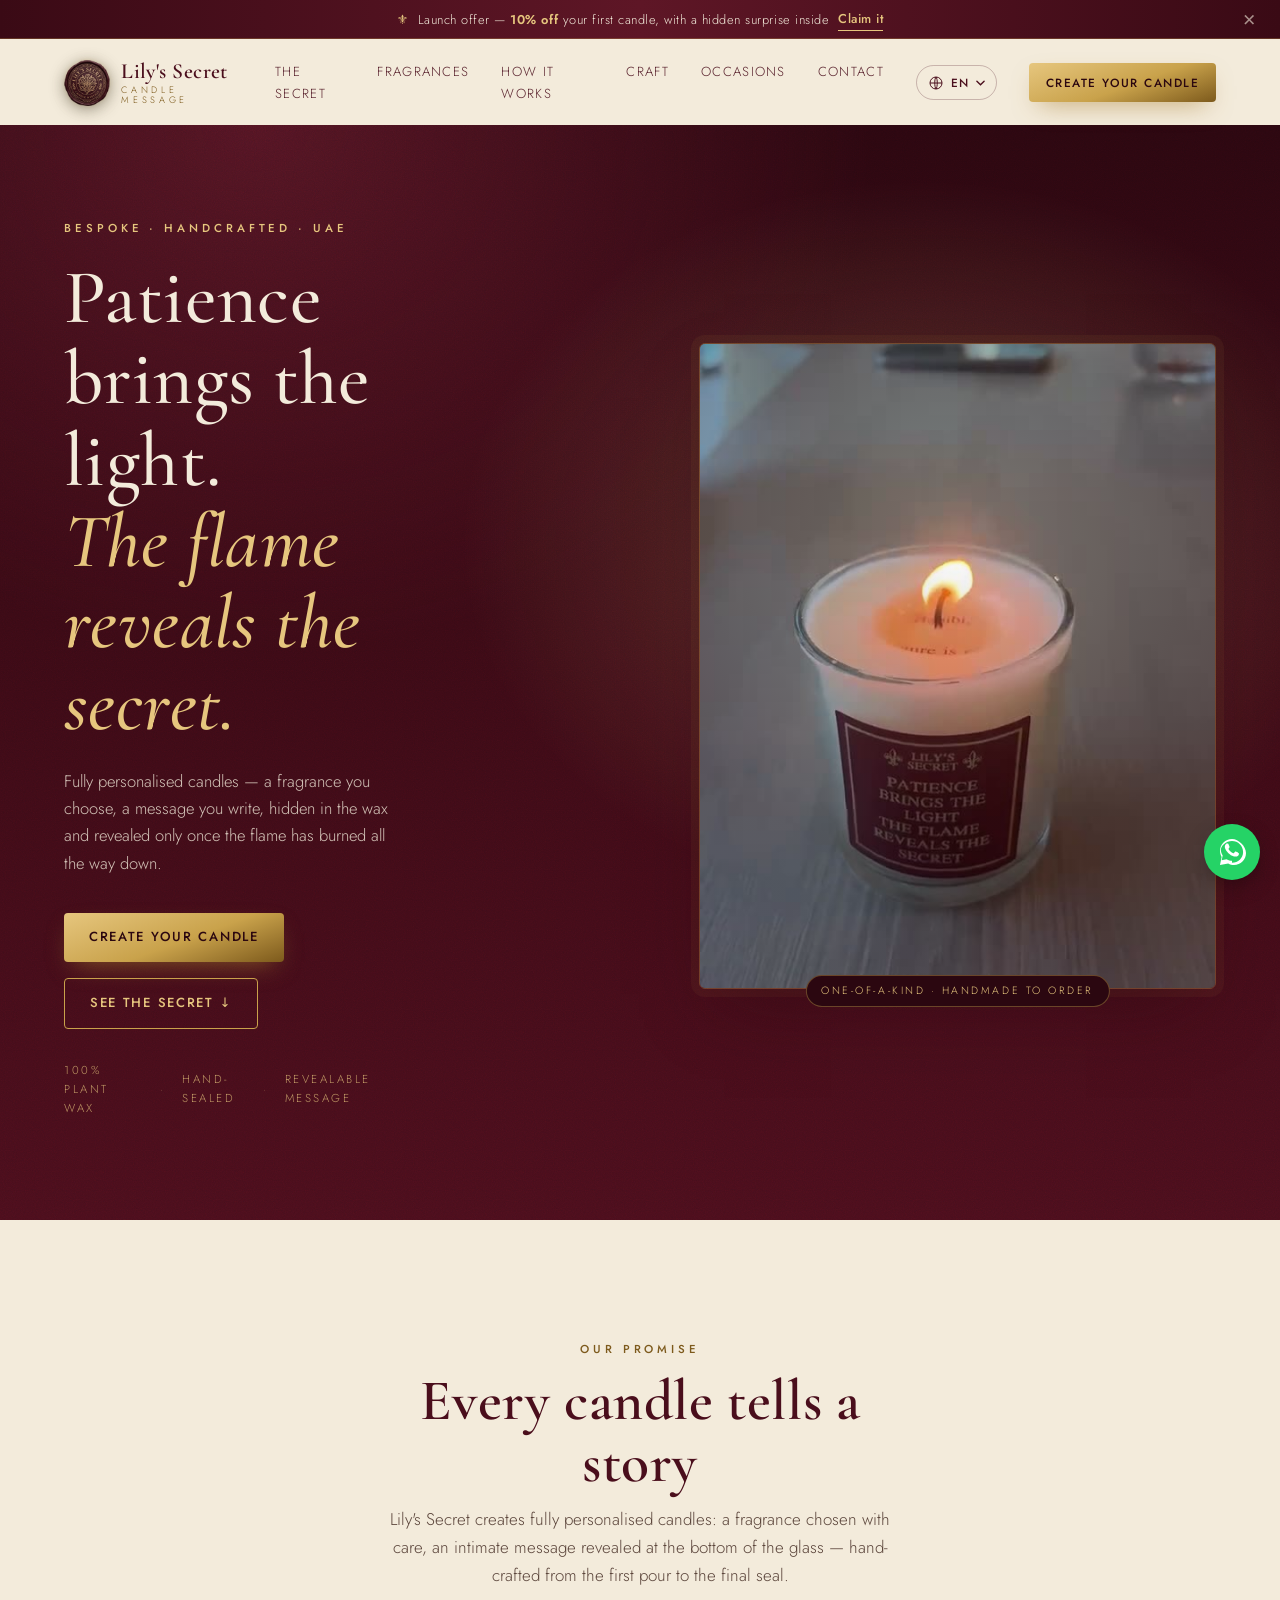
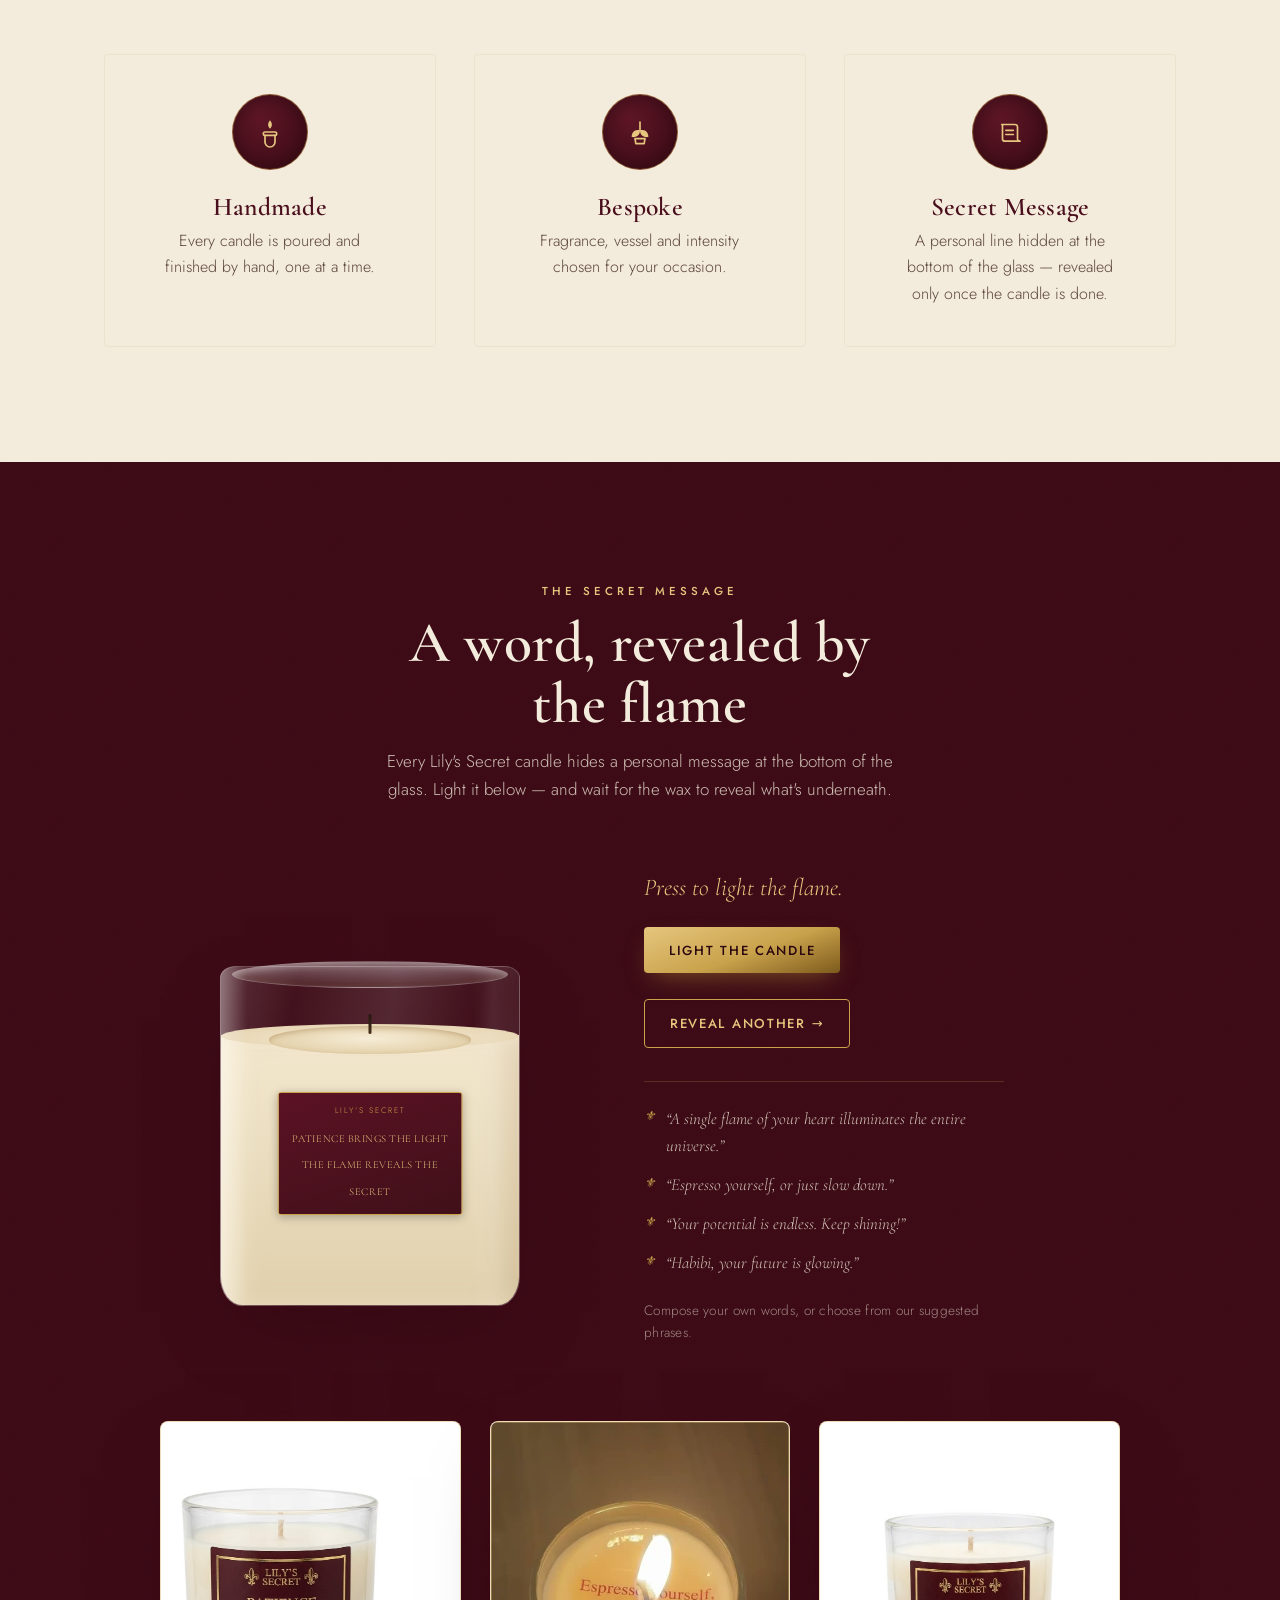
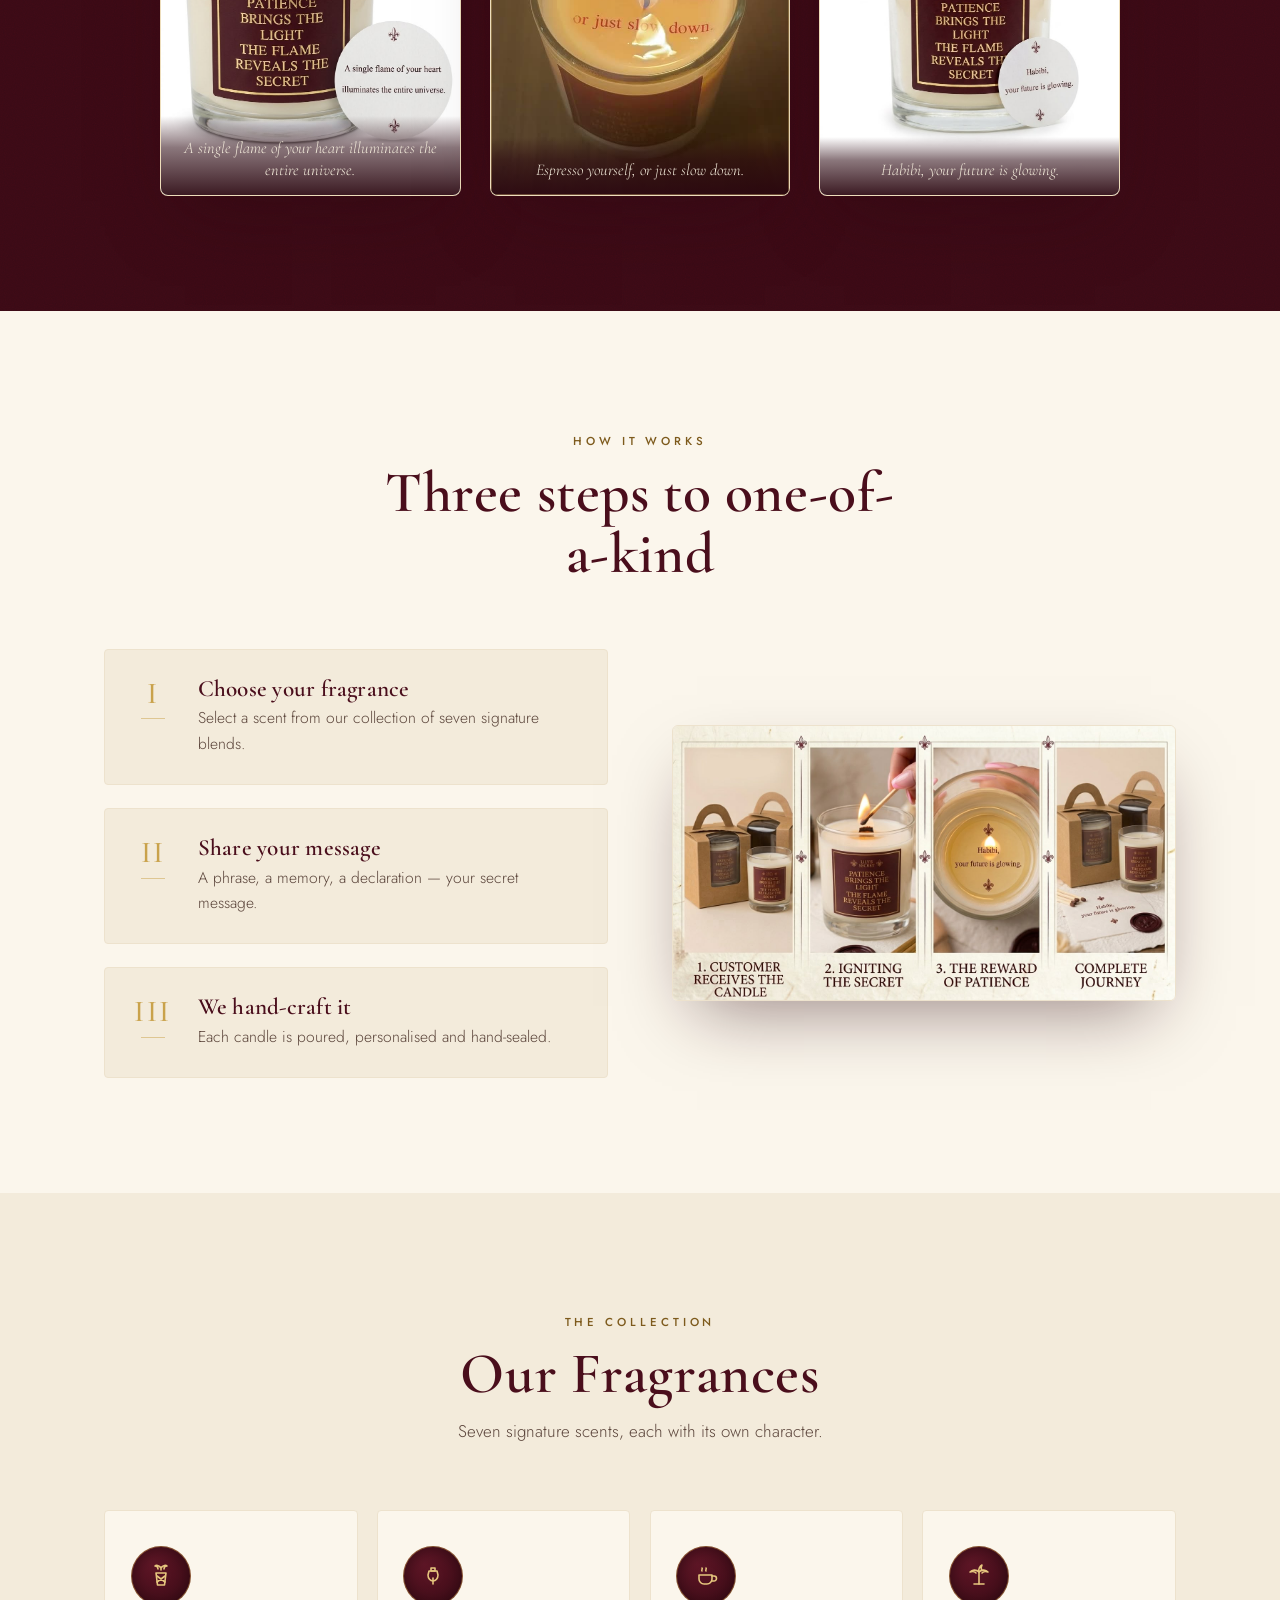
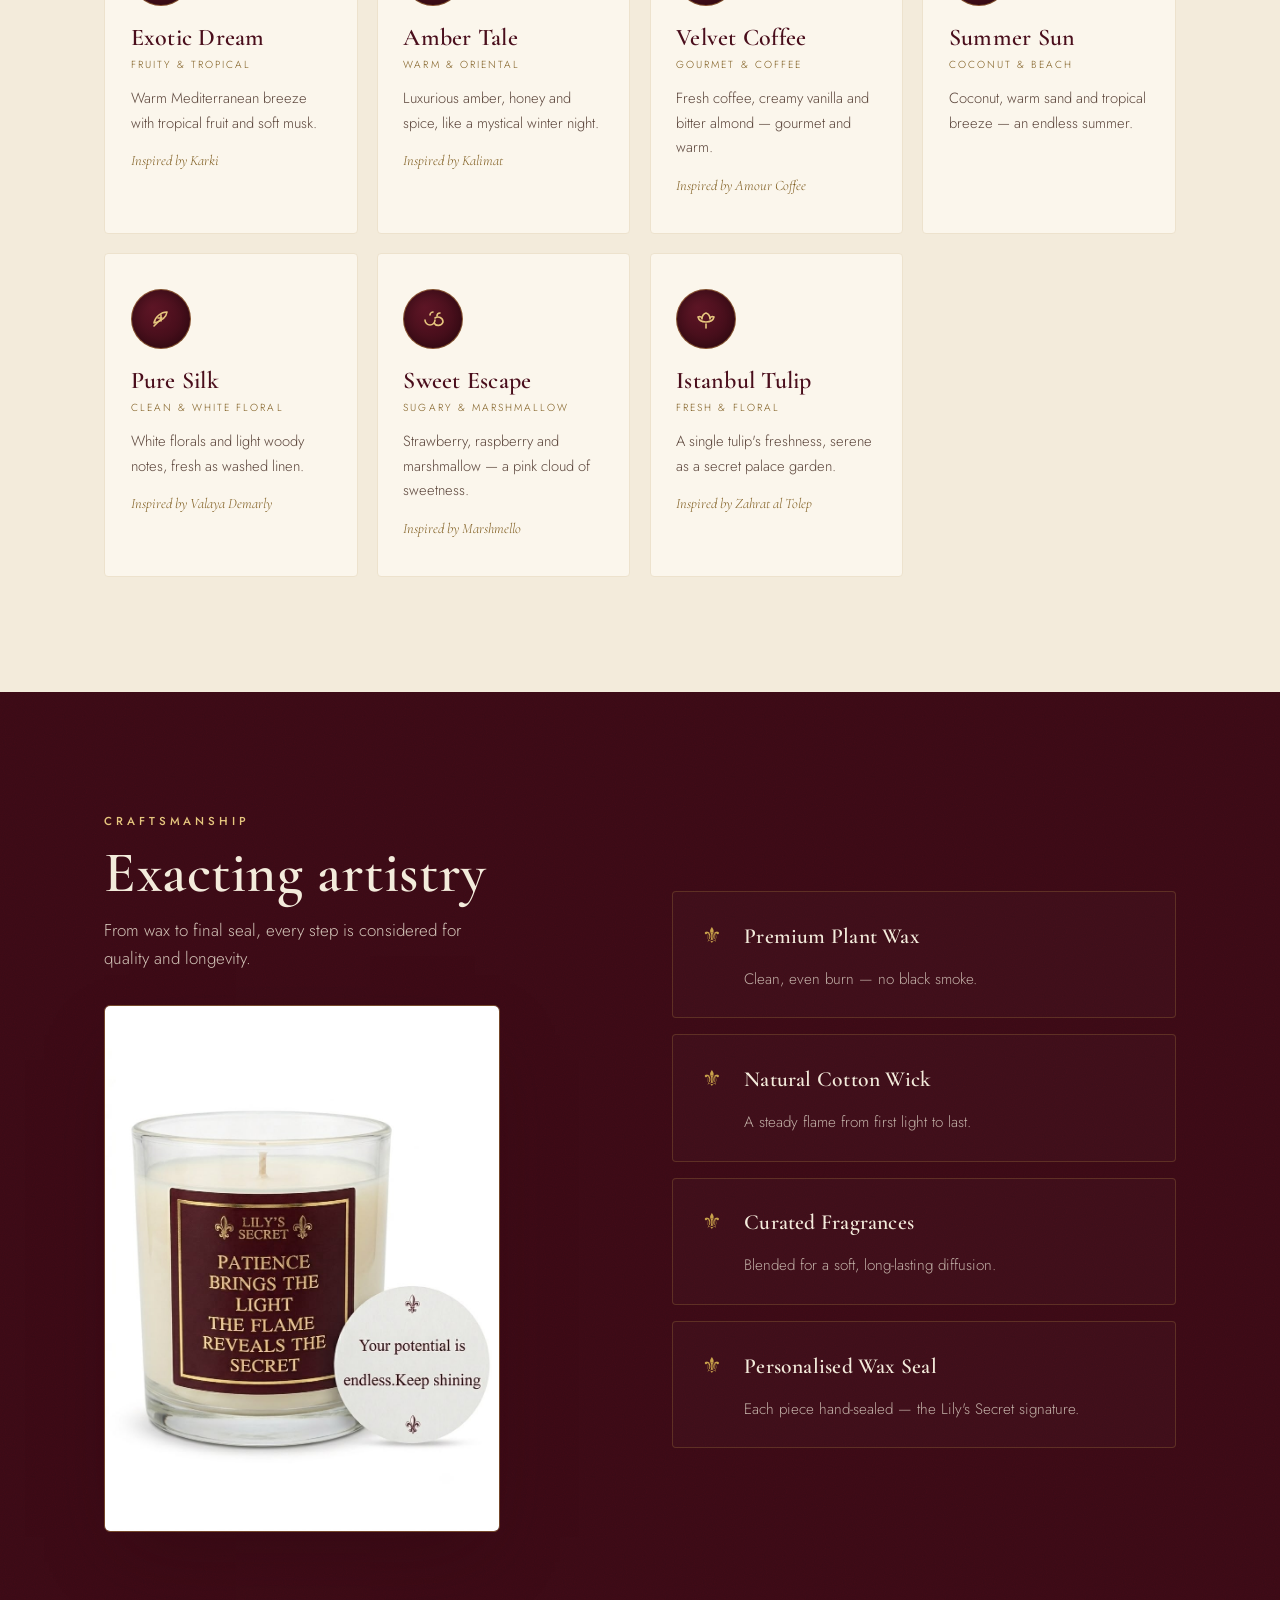
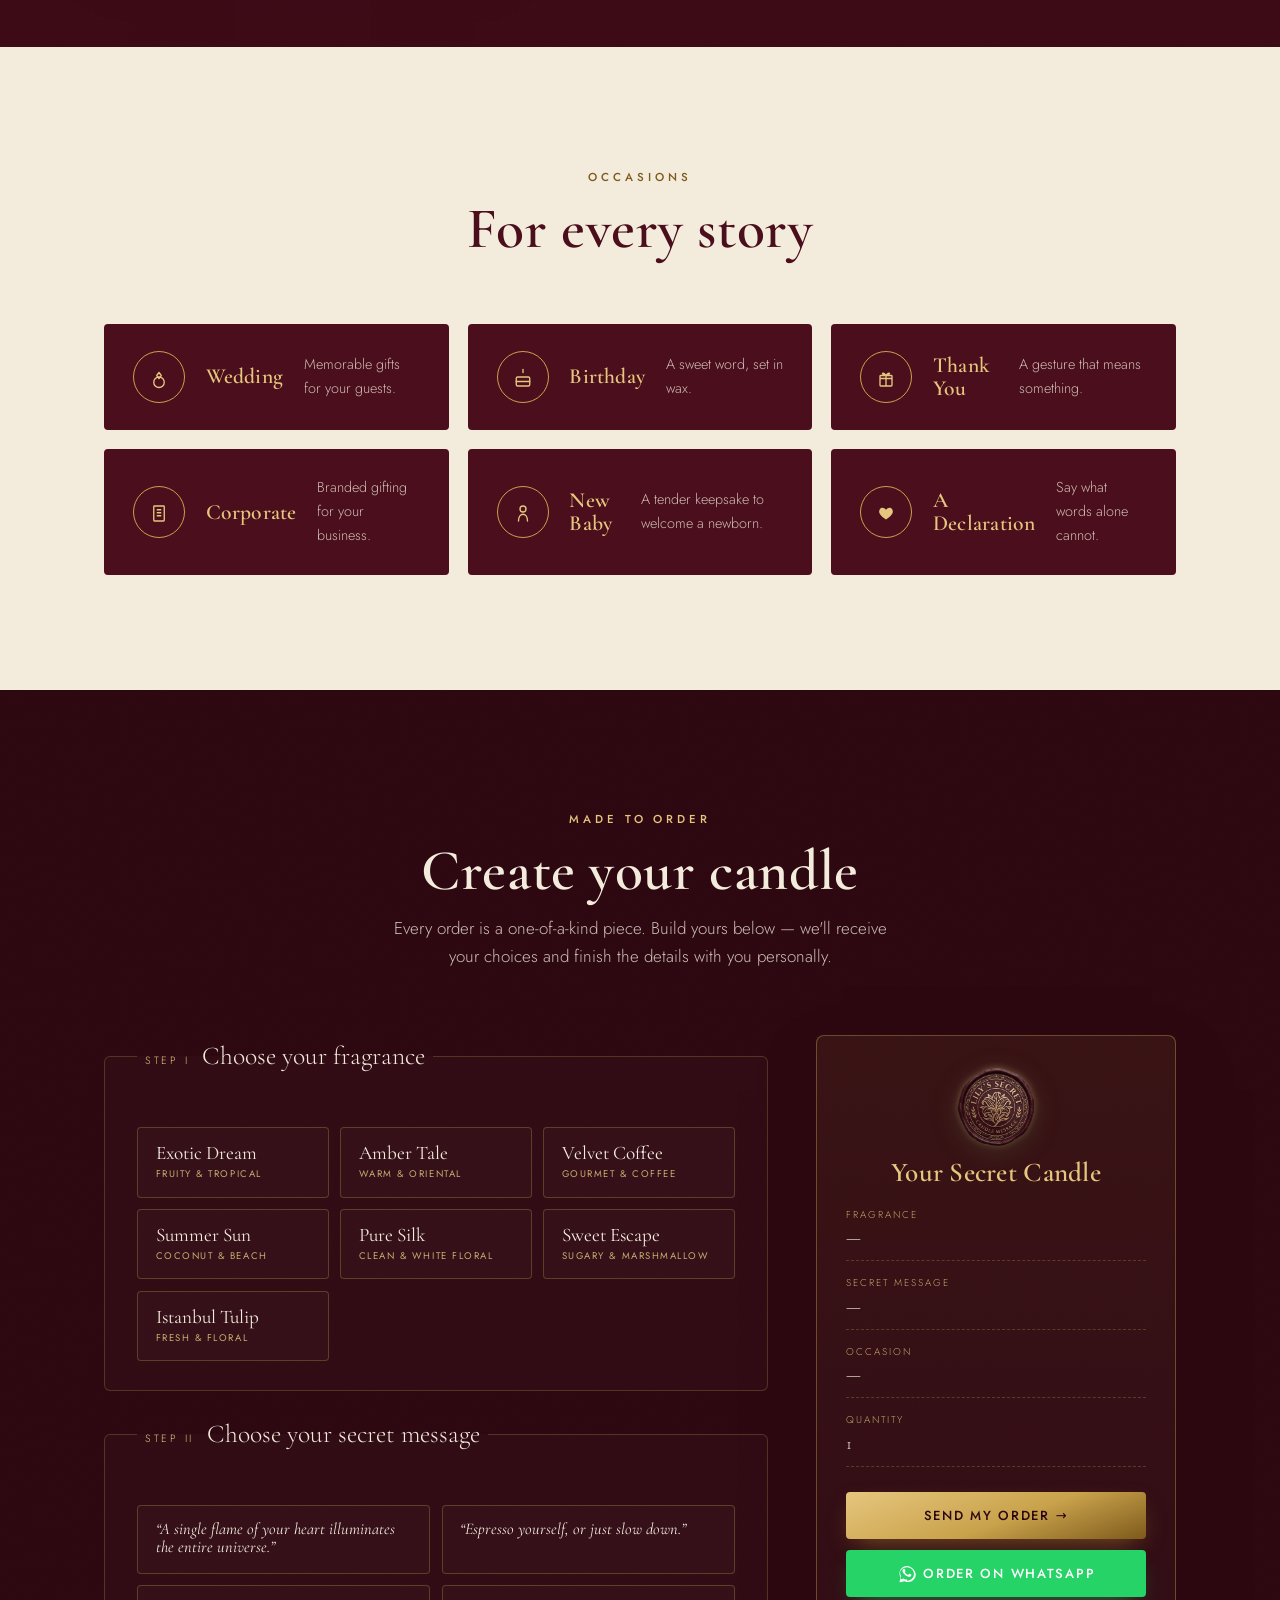
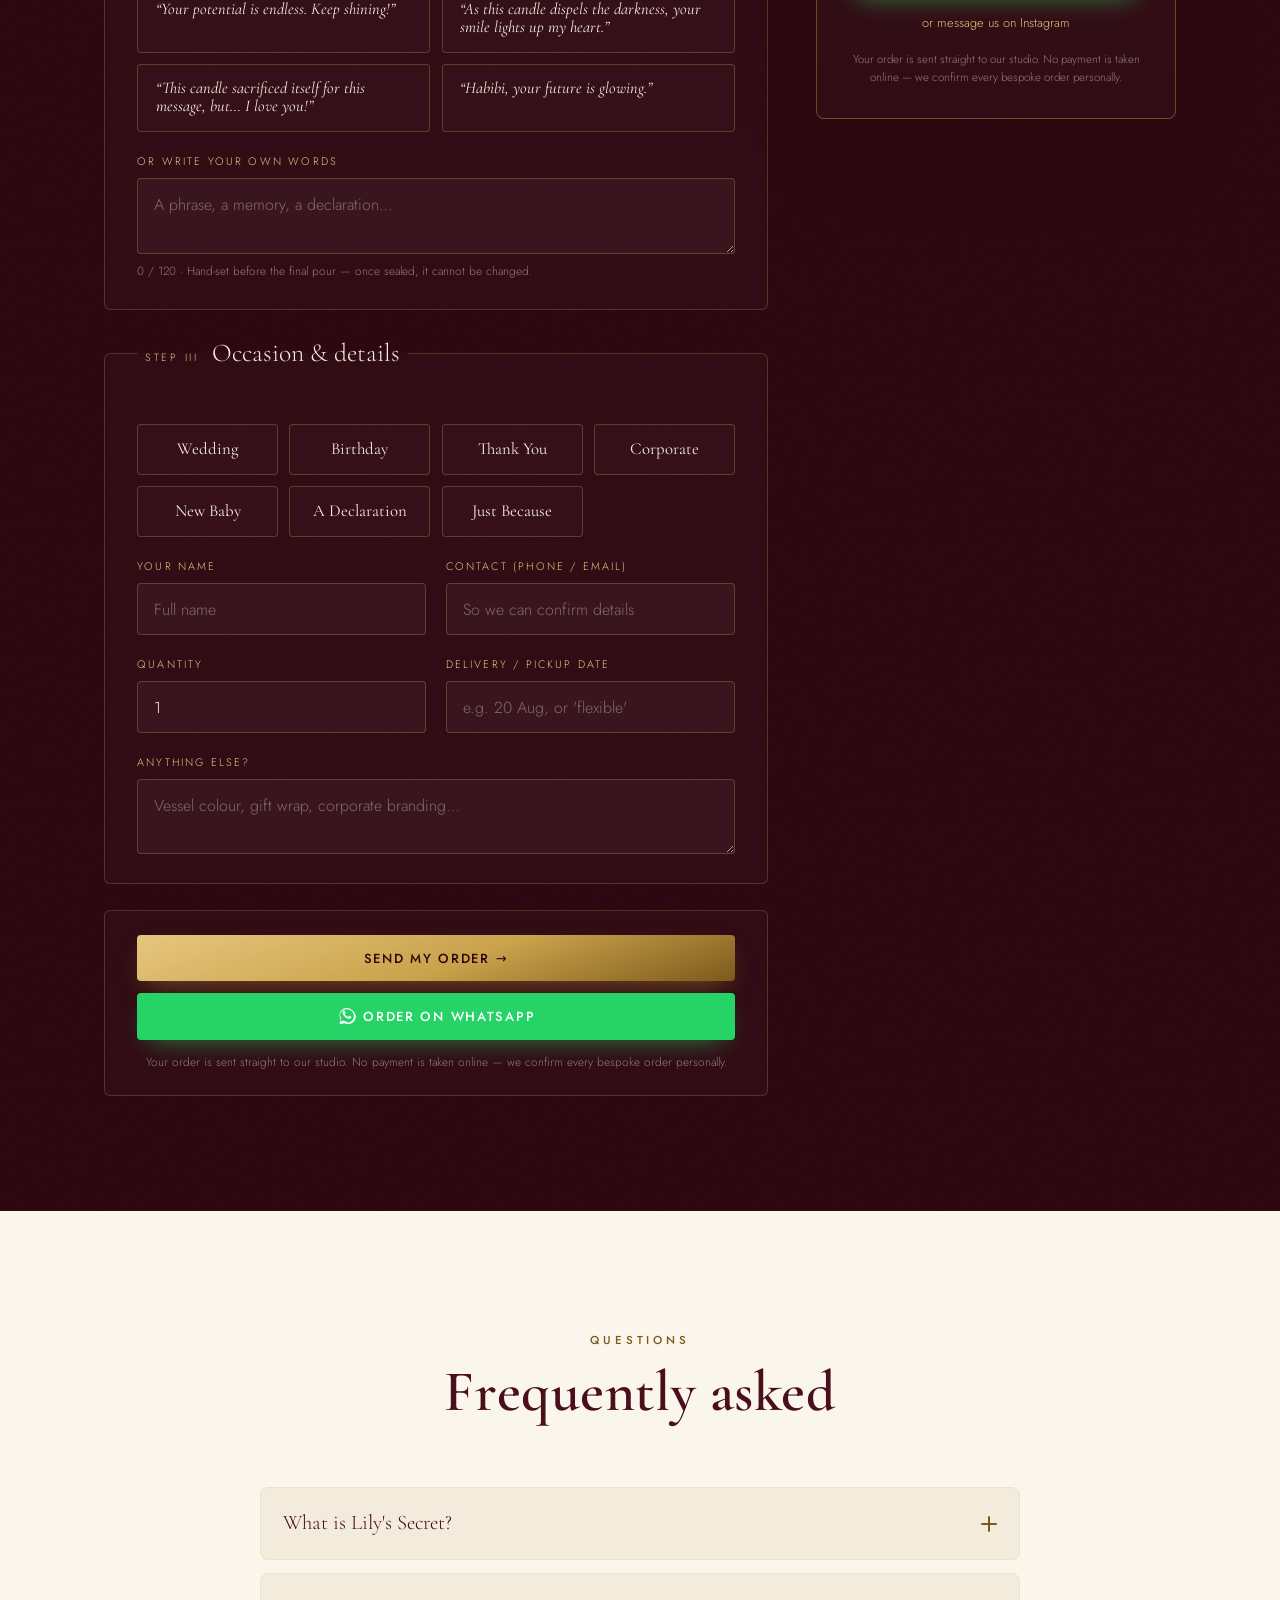
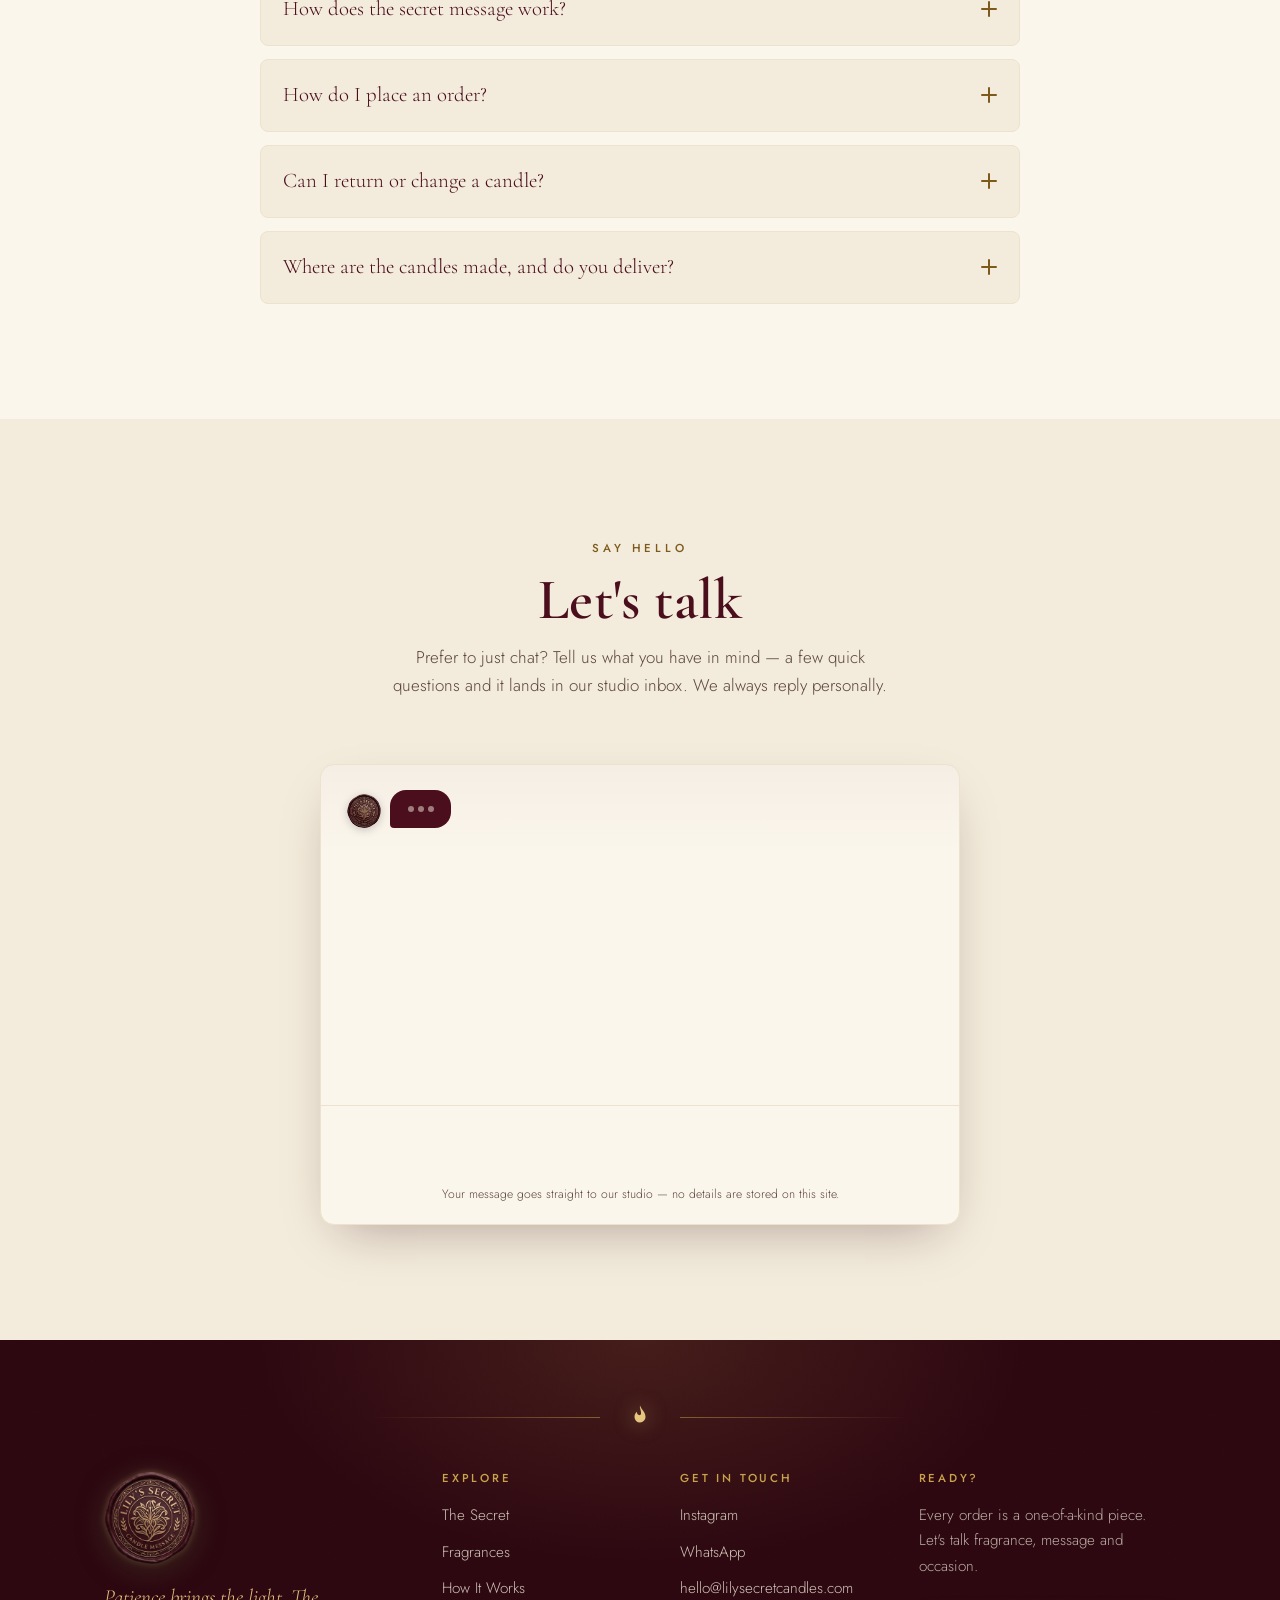
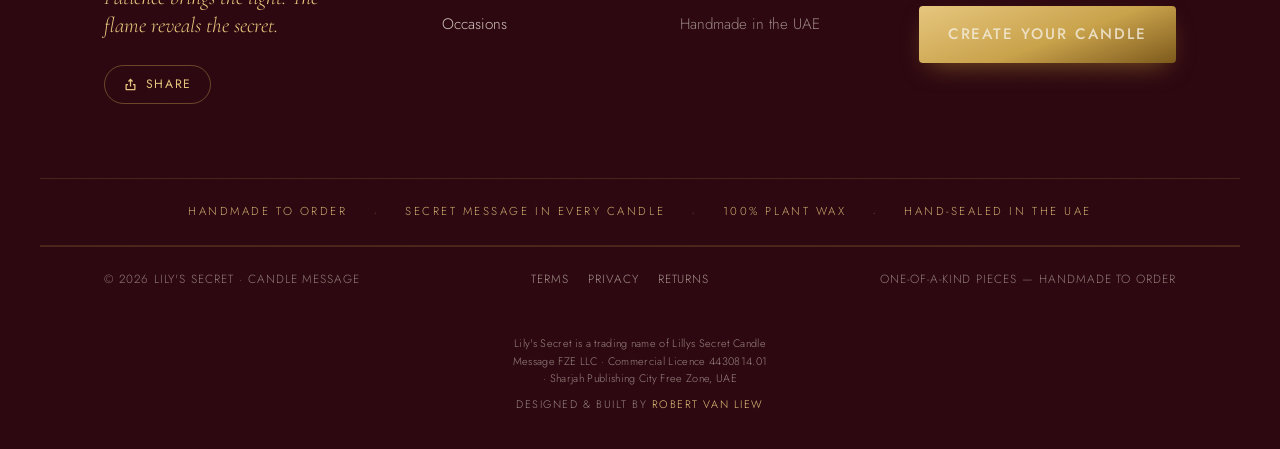
<file: index.html>
<!DOCTYPE html>
<html lang="en" dir="ltr">
<head>
<meta charset="UTF-8" />
<meta name="viewport" content="width=device-width, initial-scale=1.0" />
<title>Lily's Secret — Bespoke Handcrafted Candles with a Secret Message | UAE</title>
<meta name="description" content="Bespoke hand-poured candles in the UAE with a secret personal message hidden in the wax — revealed only as the flame burns down. Choose your fragrance and message; handmade to order." />
<meta name="keywords" content="bespoke candles UAE, personalised candles, secret message candle, handmade candles UAE, custom candle gift, hidden message candle" />
<meta name="author" content="Lily's Secret" />
<meta name="robots" content="index, follow, max-image-preview:large" />
<meta name="theme-color" content="#4A0E1C" />
<link rel="canonical" href="https://www.lilysecretcandles.com/" />

<!-- Geo / local (UAE) -->
<meta name="geo.region" content="AE" />
<meta name="geo.placename" content="United Arab Emirates" />
<meta name="geo.country" content="AE" />

<!-- Open Graph -->
<meta property="og:site_name" content="Lily's Secret" />
<meta property="og:title" content="Lily's Secret — Bespoke Handcrafted Candles with a Secret Message" />
<meta property="og:description" content="A fragrance you choose, a message you write — hidden in the wax until the flame reveals it. Handmade to order in the UAE." />
<meta property="og:image" content="https://www.lilysecretcandles.com/assets/images/og-share.jpg" />
<meta property="og:image:width" content="1200" />
<meta property="og:image:height" content="630" />
<meta property="og:image:alt" content="Lily's Secret — bespoke handcrafted candles, UAE" />
<meta property="og:url" content="https://www.lilysecretcandles.com/" />
<meta property="og:type" content="website" />
<meta property="og:locale" content="en" />

<!-- Twitter -->
<meta name="twitter:card" content="summary_large_image" />
<meta name="twitter:title" content="Lily's Secret — Bespoke Handcrafted Candles · UAE" />
<meta name="twitter:description" content="Candles with a secret message hidden in the wax, revealed as the flame burns down. Handmade to order in the UAE." />
<meta name="twitter:image" content="https://www.lilysecretcandles.com/assets/images/og-share.jpg" />

<link rel="icon" href="assets/images/logo-seal.png" />
<link rel="preconnect" href="https://fonts.googleapis.com" />
<link rel="preconnect" href="https://fonts.gstatic.com" crossorigin />
<link href="https://fonts.googleapis.com/css2?family=Cormorant+Garamond:ital,wght@0,400;0,500;0,600;0,700;1,400;1,500&family=Jost:wght@300;400;500;600&family=Noto+Sans+Arabic:wght@300;400;500;600&family=Noto+Sans+Devanagari:wght@300;400;500;600&display=swap" rel="stylesheet" />
<link rel="stylesheet" href="css/styles.css" />

<!-- Structured data (server-rendered so AI crawlers, which don't run JS, can read it) -->
<script type="application/ld+json">
{
  "@context": "https://schema.org",
  "@graph": [
    {
      "@type": ["Organization", "LocalBusiness"],
      "@id": "https://www.lilysecretcandles.com/#business",
      "name": "Lily's Secret",
      "alternateName": "Lily's Secret Candle Message",
      "description": "Bespoke hand-poured candles with a secret personal message hidden in the wax, revealed as the flame burns down. Handmade to order in the UAE.",
      "slogan": "Patience brings the light. The flame reveals the secret.",
      "url": "https://www.lilysecretcandles.com/",
      "logo": "https://www.lilysecretcandles.com/assets/images/logo-seal.png",
      "image": "https://www.lilysecretcandles.com/assets/images/hero-candle-seal.jpeg",
      "email": "hello@lilysecretcandles.com",
      "priceRange": "$$",
      "address": { "@type": "PostalAddress", "addressCountry": "AE" },
      "areaServed": { "@type": "Country", "name": "United Arab Emirates" },
      "knowsLanguage": ["en", "ar", "tr", "fr", "ru", "hi"],
      "sameAs": ["https://www.instagram.com/lillysecretcandlesdxb"]
    },
    {
      "@type": "WebSite",
      "@id": "https://www.lilysecretcandles.com/#website",
      "url": "https://www.lilysecretcandles.com/",
      "name": "Lily's Secret",
      "inLanguage": ["en", "ar", "tr", "fr", "ru", "hi"],
      "publisher": { "@id": "https://www.lilysecretcandles.com/#business" }
    },
    {
      "@type": "Product",
      "@id": "https://www.lilysecretcandles.com/#product",
      "name": "Bespoke Personalised Candle with a Secret Message",
      "brand": { "@type": "Brand", "name": "Lily's Secret" },
      "description": "A fully personalised, hand-poured candle with a secret message hidden at the bottom of the glass and revealed as the flame burns down. Choose your fragrance, secret message and occasion. 100% plant wax, natural cotton wick, hand-sealed. Handmade to order in the UAE.",
      "category": "Candles",
      "material": "Plant wax",
      "image": [
        "https://www.lilysecretcandles.com/assets/images/hero-candle-seal.jpeg",
        "https://www.lilysecretcandles.com/assets/images/product-clean.jpeg"
      ],
      "offers": {
        "@type": "Offer",
        "availability": "https://schema.org/MadeToOrder",
        "priceCurrency": "AED",
        "url": "https://www.lilysecretcandles.com/#create",
        "seller": { "@id": "https://www.lilysecretcandles.com/#business" }
      }
    },
    {
      "@type": "ItemList",
      "name": "Lily's Secret Fragrances",
      "itemListElement": [
        { "@type": "ListItem", "position": 1, "item": { "@type": "Product", "name": "Exotic Dream", "description": "Fruity & tropical — warm Mediterranean breeze with tropical fruit and soft musk.", "brand": { "@type": "Brand", "name": "Lily's Secret" } } },
        { "@type": "ListItem", "position": 2, "item": { "@type": "Product", "name": "Amber Tale", "description": "Warm & oriental — luxurious amber, honey and spice, like a mystical winter night.", "brand": { "@type": "Brand", "name": "Lily's Secret" } } },
        { "@type": "ListItem", "position": 3, "item": { "@type": "Product", "name": "Velvet Coffee", "description": "Gourmet & coffee — fresh coffee, creamy vanilla and bitter almond.", "brand": { "@type": "Brand", "name": "Lily's Secret" } } },
        { "@type": "ListItem", "position": 4, "item": { "@type": "Product", "name": "Summer Sun", "description": "Coconut & beach — coconut, warm sand and tropical breeze.", "brand": { "@type": "Brand", "name": "Lily's Secret" } } },
        { "@type": "ListItem", "position": 5, "item": { "@type": "Product", "name": "Pure Silk", "description": "Clean & white floral — white florals and light woody notes, fresh as washed linen.", "brand": { "@type": "Brand", "name": "Lily's Secret" } } },
        { "@type": "ListItem", "position": 6, "item": { "@type": "Product", "name": "Sweet Escape", "description": "Sugary & marshmallow — strawberry, raspberry and marshmallow.", "brand": { "@type": "Brand", "name": "Lily's Secret" } } },
        { "@type": "ListItem", "position": 7, "item": { "@type": "Product", "name": "Istanbul Tulip", "description": "Fresh & floral — a single tulip's freshness, serene as a secret palace garden.", "brand": { "@type": "Brand", "name": "Lily's Secret" } } }
      ]
    },
    {
      "@type": "FAQPage",
      "@id": "https://www.lilysecretcandles.com/#faq",
      "mainEntity": [
        { "@type": "Question", "name": "What is Lily's Secret?", "acceptedAnswer": { "@type": "Answer", "text": "Lily's Secret is a UAE-based maker of bespoke hand-poured candles. Each candle hides a secret personal message at the bottom of the glass, revealed only once the flame has burned all the way down." } },
        { "@type": "Question", "name": "How does the secret message work?", "acceptedAnswer": { "@type": "Answer", "text": "You choose a fragrance and write a personal message. The message is hand-set at the bottom of the glass before the final pour, hidden in the wax, and revealed as the candle burns down." } },
        { "@type": "Question", "name": "Where are Lily's Secret candles made?", "acceptedAnswer": { "@type": "Answer", "text": "Every candle is hand-poured and hand-sealed to order in the United Arab Emirates." } },
        { "@type": "Question", "name": "How do I order a bespoke candle?", "acceptedAnswer": { "@type": "Answer", "text": "Use the 'Create Your Candle' builder on the website to choose your fragrance, secret message and occasion, then send your details. No payment is taken online — each bespoke order is confirmed personally." } },
        { "@type": "Question", "name": "What fragrances are available?", "acceptedAnswer": { "@type": "Answer", "text": "Seven signature scents: Exotic Dream, Amber Tale, Velvet Coffee, Summer Sun, Pure Silk, Sweet Escape and Istanbul Tulip. You can also request your own blend." } }
      ]
    }
  ]
}
</script>
</head>
<body>

<!-- ============ ANNOUNCEMENT RIBBON ============ -->
<div class="ribbon" id="ribbon">
  <div class="ribbon__inner">
    <span class="ribbon__spark">⚜</span>
    <span data-i18n-html="ribbon.text">Launch offer — <strong>10% off</strong> your first candle, with a hidden surprise inside</span>
    <a href="#create" class="ribbon__link" data-i18n="ribbon.link">Claim it</a>
  </div>
  <button class="ribbon__close" aria-label="Dismiss announcement" id="ribbonClose">×</button>
</div>

<!-- ============ HEADER ============ -->
<header class="header" id="header">
  <div class="header__inner">
    <a href="#top" class="brand">
      <span class="brand__seal" aria-hidden="true">
        <img src="assets/images/logo-seal.png" alt="" />
      </span>
      <span class="brand__word">
        <span class="brand__name">Lily's Secret</span>
        <span class="brand__tag">Candle Message</span>
      </span>
    </a>
    <nav class="nav" aria-label="Primary">
      <a href="#secret" data-i18n="nav.secret">The Secret</a>
      <a href="#fragrances" data-i18n="nav.fragrances">Fragrances</a>
      <a href="#how" data-i18n="nav.how">How It Works</a>
      <a href="#craft" data-i18n="nav.craft">Craft</a>
      <a href="#occasions" data-i18n="nav.occasions">Occasions</a>
      <a href="#contact" data-i18n="nav.contact">Contact</a>
    </nav>

    <!-- Language switcher -->
    <div class="lang" id="lang">
      <button class="lang__btn" id="langBtn" aria-haspopup="listbox" aria-expanded="false" title="Language">
        <svg viewBox="0 0 24 24" class="lang__globe" aria-hidden="true"><circle cx="12" cy="12" r="9" fill="none" stroke="currentColor" stroke-width="1.5"/><path d="M3 12h18M12 3c2.5 2.5 2.5 15 0 18M12 3c-2.5 2.5-2.5 15 0 18" fill="none" stroke="currentColor" stroke-width="1.5"/></svg>
        <span class="lang__cur" id="langCur">EN</span>
        <svg viewBox="0 0 10 6" class="lang__chev" aria-hidden="true"><path d="M1 1l4 4 4-4" fill="none" stroke="currentColor" stroke-width="1.5" stroke-linecap="round"/></svg>
      </button>
      <ul class="lang__menu" id="langMenu" role="listbox" aria-label="Language">
        <li><button data-lang="en" role="option">English</button></li>
        <li><button data-lang="ar" role="option" lang="ar">العربية</button></li>
        <li><button data-lang="tr" role="option" lang="tr">Türkçe</button></li>
        <li><button data-lang="fr" role="option" lang="fr">Français</button></li>
        <li><button data-lang="ru" role="option" lang="ru">Русский</button></li>
        <li><button data-lang="hi" role="option" lang="hi">हिन्दी</button></li>
      </ul>
    </div>

    <a href="#create" class="btn btn--gold header__cta" data-i18n="cta.create">Create Your Candle</a>
    <button class="nav-toggle" id="navToggle" aria-label="Open menu" aria-expanded="false">
      <span></span><span></span><span></span>
    </button>
  </div>
  <nav class="nav-mobile" id="navMobile" aria-label="Mobile">
    <a href="#secret" data-i18n="nav.secret">The Secret</a>
    <a href="#fragrances" data-i18n="nav.fragrances">Fragrances</a>
    <a href="#how" data-i18n="nav.how">How It Works</a>
    <a href="#craft" data-i18n="nav.craft">Craft</a>
    <a href="#occasions" data-i18n="nav.occasions">Occasions</a>
    <a href="#contact" data-i18n="nav.contact">Contact</a>
    <a href="#create" class="btn btn--gold" data-i18n="cta.create">Create Your Candle</a>
  </nav>
</header>

<main id="top">

<!-- ============ HERO ============ -->
<section class="hero" id="hero">
  <div class="hero__glow" aria-hidden="true"></div>
  <div class="hero__grain" aria-hidden="true"></div>
  <div class="hero__inner">
    <div class="hero__copy reveal">
      <span class="eyebrow eyebrow--gold" data-i18n="hero.eyebrow">Bespoke · Handcrafted · UAE</span>
      <h1 class="hero__title" data-i18n-html="hero.title">Patience brings the light.<br /><em>The flame reveals the secret.</em></h1>
      <p class="hero__lead" data-i18n="hero.lead">Fully personalised candles — a fragrance you choose, a message you write, hidden in the wax and revealed only once the flame has burned all the way down.</p>
      <div class="hero__actions">
        <a href="#create" class="btn btn--gold" data-i18n="hero.cta1">Create Your Candle</a>
        <a href="#secret" class="btn btn--ghost btn--ghost-light" data-i18n="hero.cta2">See the secret ↓</a>
      </div>
      <div class="hero__seals">
        <span data-i18n="hero.seal1">100% Plant Wax</span><i>·</i><span data-i18n="hero.seal2">Hand-Sealed</span><i>·</i><span data-i18n="hero.seal3">Revealable Message</span>
      </div>
    </div>
    <figure class="hero__media reveal">
      <div class="hero__frame">
        <video class="hero__video" poster="assets/images/hero-loop-poster.jpg" autoplay muted loop playsinline preload="metadata" aria-label="A lit Lily's Secret candle, its flame gently flickering">
          <source src="assets/video/hero-loop.mp4" type="video/mp4" />
          <img src="assets/images/hero-candle-seal.jpeg" alt="A lit Lily's Secret candle beside its burgundy wax seal" />
        </video>
      </div>
      <figcaption class="hero__cap" data-i18n="hero.cap">One-of-a-kind · Handmade to order</figcaption>
    </figure>
  </div>
</section>

<!-- ============ PROMISE ============ -->
<section class="section promise" id="promise">
  <div class="wrap">
    <header class="section__head reveal">
      <span class="eyebrow" data-i18n="promise.eyebrow">Our Promise</span>
      <h2 class="section__title" data-i18n="promise.title">Every candle tells a story</h2>
      <p class="section__sub" data-i18n="promise.sub">Lily's Secret creates fully personalised candles: a fragrance chosen with care, an intimate message revealed at the bottom of the glass — hand-crafted from the first pour to the final seal.</p>
    </header>
    <div class="pillars">
      <article class="pillar reveal">
        <span class="pillar__icon" aria-hidden="true"><svg viewBox="0 0 48 48"><use href="#icoHand"></use></svg></span>
        <h3 data-i18n="promise.h1">Handmade</h3>
        <p data-i18n="promise.p1">Every candle is poured and finished by hand, one at a time.</p>
      </article>
      <article class="pillar reveal">
        <span class="pillar__icon" aria-hidden="true"><svg viewBox="0 0 48 48"><use href="#icoBespoke"></use></svg></span>
        <h3 data-i18n="promise.h2">Bespoke</h3>
        <p data-i18n="promise.p2">Fragrance, vessel and intensity chosen for your occasion.</p>
      </article>
      <article class="pillar reveal">
        <span class="pillar__icon" aria-hidden="true"><svg viewBox="0 0 48 48"><use href="#icoScroll"></use></svg></span>
        <h3 data-i18n="promise.h3">Secret Message</h3>
        <p data-i18n="promise.p3">A personal line hidden at the bottom of the glass — revealed only once the candle is done.</p>
      </article>
    </div>
  </div>
</section>

<!-- ============ THE SECRET (interactive burn-reveal) ============ -->
<section class="section secret" id="secret">
  <div class="secret__grain" aria-hidden="true"></div>
  <div class="wrap secret__wrap">
    <header class="section__head section__head--light reveal">
      <span class="eyebrow eyebrow--gold" data-i18n="secret.eyebrow">The Secret Message</span>
      <h2 class="section__title" data-i18n="secret.title">A word, revealed by the flame</h2>
      <p class="section__sub" data-i18n="secret.sub">Every Lily's Secret candle hides a personal message at the bottom of the glass. Light it below — and wait for the wax to reveal what's underneath.</p>
    </header>

    <div class="reveal-lab reveal">
      <div class="candle" id="candle" role="img" aria-label="Interactive candle that reveals a hidden message when lit">
        <div class="candle__glow" aria-hidden="true"></div>
        <div class="candle__jar">
          <div class="candle__inner">
            <div class="candle__wax"><div class="candle__pool" aria-hidden="true"></div></div>
            <div class="candle__label" aria-hidden="true">
              <span class="candle__label-brand">LILY'S SECRET</span>
              <span class="candle__label-line" data-i18n-html="candle.label">Patience brings the light<br>the flame reveals the secret</span>
            </div>
            <div class="candle__msg" id="disc">
              <span class="candle__fleur" aria-hidden="true">⚜</span>
              <p class="candle__message" id="secretMsg">Your message, hidden here.</p>
              <span class="candle__fleur" aria-hidden="true">⚜</span>
            </div>
          </div>
          <div class="candle__wick" aria-hidden="true"></div>
          <div class="candle__flame" id="flame" aria-hidden="true"><i></i></div>
          <div class="candle__smoke" aria-hidden="true"><span></span><span></span><span></span></div>
          <div class="candle__rim" aria-hidden="true"></div>
          <div class="candle__gloss" aria-hidden="true"></div>
        </div>
      </div>

      <div class="reveal-lab__side">
        <p class="reveal-lab__hint" id="revealHint" data-i18n="secret.hint">Press to light the flame.</p>
        <button class="btn btn--gold" id="lightBtn" data-i18n="secret.light">Light the candle</button>
        <button class="btn btn--ghost btn--ghost-light" id="nextMsg" hidden data-i18n="secret.next">Reveal another →</button>
        <ul class="reveal-lab__list" id="revealList"></ul>
        <p class="reveal-lab__note" data-i18n="secret.note">Compose your own words, or choose from our suggested phrases.</p>
      </div>
    </div>

    <!-- Real message-disc photography -->
    <div class="disc-gallery reveal">
      <figure class="disc">
        <img src="assets/images/disc-flame.jpeg" alt="A Lily's Secret candle with the message disc: a single flame of your heart illuminates the entire universe" loading="lazy" />
        <figcaption data-i18n="msg.0">A single flame of your heart illuminates the entire universe.</figcaption>
      </figure>
      <figure class="disc disc--video">
        <video poster="assets/images/secret-loop-poster.jpg" autoplay muted loop playsinline preload="metadata" aria-label="A Lily's Secret candle burned down to reveal its secret message in the wax">
          <source src="assets/video/secret-loop.mp4" type="video/mp4" />
          <img src="assets/images/disc-dubai.jpeg" alt="A Lily's Secret candle with a revealed message in the wax" />
        </video>
        <figcaption data-i18n="msg.1">Espresso yourself, or just slow down.</figcaption>
      </figure>
      <figure class="disc">
        <img src="assets/images/disc-habibi.jpeg" alt="A Lily's Secret candle with the message disc: Habibi, your future is glowing" loading="lazy" />
        <figcaption data-i18n="msg.5">Habibi, your future is glowing.</figcaption>
      </figure>
    </div>
  </div>
</section>

<!-- ============ HOW IT WORKS ============ -->
<section class="section how" id="how">
  <div class="wrap">
    <header class="section__head reveal">
      <span class="eyebrow" data-i18n="how.eyebrow">How It Works</span>
      <h2 class="section__title" data-i18n="how.title">Three steps to one-of-a-kind</h2>
    </header>
    <div class="how__grid">
      <ol class="steps">
        <li class="step reveal">
          <span class="step__num">I</span>
          <div><h3 data-i18n="how.s1h">Choose your fragrance</h3><p data-i18n="how.s1p">Select a scent from our collection of seven signature blends.</p></div>
        </li>
        <li class="step reveal">
          <span class="step__num">II</span>
          <div><h3 data-i18n="how.s2h">Share your message</h3><p data-i18n="how.s2p">A phrase, a memory, a declaration — your secret message.</p></div>
        </li>
        <li class="step reveal">
          <span class="step__num">III</span>
          <div><h3 data-i18n="how.s3h">We hand-craft it</h3><p data-i18n="how.s3p">Each candle is poured, personalised and hand-sealed.</p></div>
        </li>
      </ol>
      <figure class="how__media reveal">
        <img src="assets/images/journey-4panel.jpeg" alt="The journey: receiving the candle, igniting the secret, the reward of patience, and the complete gift" loading="lazy" />
      </figure>
    </div>
  </div>
</section>

<!-- ============ FRAGRANCES ============ -->
<section class="section fragrances" id="fragrances">
  <div class="wrap">
    <header class="section__head reveal">
      <span class="eyebrow" data-i18n="frag.eyebrow">The Collection</span>
      <h2 class="section__title" data-i18n="frag.title">Our Fragrances</h2>
      <p class="section__sub" data-i18n="frag.sub">Seven signature scents, each with its own character.</p>
    </header>
    <div class="frag-grid" id="fragGrid"></div>
  </div>
</section>

<!-- ============ CRAFT ============ -->
<section class="section craft" id="craft">
  <div class="craft__grain" aria-hidden="true"></div>
  <div class="wrap craft__wrap">
    <div class="craft__intro reveal">
      <span class="eyebrow eyebrow--gold" data-i18n="craft.eyebrow">Craftsmanship</span>
      <h2 class="section__title" data-i18n="craft.title">Exacting artistry</h2>
      <p class="section__sub" data-i18n="craft.sub">From wax to final seal, every step is considered for quality and longevity.</p>
      <figure class="craft__photo">
        <img src="assets/images/product-clean.jpeg" alt="A Lily's Secret candle with its printed message disc" loading="lazy" />
      </figure>
    </div>
    <div class="craft__list">
      <article class="craft__item reveal"><span class="craft__k" aria-hidden="true">⚜</span><h3 data-i18n="craft.i1h">Premium Plant Wax</h3><p data-i18n="craft.i1p">Clean, even burn — no black smoke.</p></article>
      <article class="craft__item reveal"><span class="craft__k" aria-hidden="true">⚜</span><h3 data-i18n="craft.i2h">Natural Cotton Wick</h3><p data-i18n="craft.i2p">A steady flame from first light to last.</p></article>
      <article class="craft__item reveal"><span class="craft__k" aria-hidden="true">⚜</span><h3 data-i18n="craft.i3h">Curated Fragrances</h3><p data-i18n="craft.i3p">Blended for a soft, long-lasting diffusion.</p></article>
      <article class="craft__item reveal"><span class="craft__k" aria-hidden="true">⚜</span><h3 data-i18n="craft.i4h">Personalised Wax Seal</h3><p data-i18n="craft.i4p">Each piece hand-sealed — the Lily's Secret signature.</p></article>
    </div>
  </div>
</section>

<!-- ============ OCCASIONS ============ -->
<section class="section occasions" id="occasions">
  <div class="wrap">
    <header class="section__head reveal">
      <span class="eyebrow" data-i18n="occ.eyebrow">Occasions</span>
      <h2 class="section__title" data-i18n="occ.title">For every story</h2>
    </header>
    <div class="occ-grid">
      <article class="occ reveal"><span class="occ__ico" aria-hidden="true"><svg viewBox="0 0 40 40"><use href="#icoRing"></use></svg></span><h3 data-i18n="occ.weddingH">Wedding</h3><p data-i18n="occ.weddingP">Memorable gifts for your guests.</p></article>
      <article class="occ reveal"><span class="occ__ico" aria-hidden="true"><svg viewBox="0 0 40 40"><use href="#icoCake"></use></svg></span><h3 data-i18n="occ.birthdayH">Birthday</h3><p data-i18n="occ.birthdayP">A sweet word, set in wax.</p></article>
      <article class="occ reveal"><span class="occ__ico" aria-hidden="true"><svg viewBox="0 0 40 40"><use href="#icoGift"></use></svg></span><h3 data-i18n="occ.thanksH">Thank You</h3><p data-i18n="occ.thanksP">A gesture that means something.</p></article>
      <article class="occ reveal"><span class="occ__ico" aria-hidden="true"><svg viewBox="0 0 40 40"><use href="#icoCorp"></use></svg></span><h3 data-i18n="occ.corpH">Corporate</h3><p data-i18n="occ.corpP">Branded gifting for your business.</p></article>
      <article class="occ reveal"><span class="occ__ico" aria-hidden="true"><svg viewBox="0 0 40 40"><use href="#icoBaby"></use></svg></span><h3 data-i18n="occ.babyH">New Baby</h3><p data-i18n="occ.babyP">A tender keepsake to welcome a newborn.</p></article>
      <article class="occ reveal"><span class="occ__ico" aria-hidden="true"><svg viewBox="0 0 40 40"><use href="#icoHeart"></use></svg></span><h3 data-i18n="occ.declareH">A Declaration</h3><p data-i18n="occ.declareP">Say what words alone cannot.</p></article>
    </div>
  </div>
</section>

<!-- ============ CREATE YOUR CANDLE (configurator) ============ -->
<section class="section create" id="create">
  <div class="create__grain" aria-hidden="true"></div>
  <div class="wrap">
    <header class="section__head section__head--light reveal">
      <span class="eyebrow eyebrow--gold" data-i18n="create.eyebrow">Made to Order</span>
      <h2 class="section__title" data-i18n="create.title">Create your candle</h2>
      <p class="section__sub" data-i18n="create.sub">Every order is a one-of-a-kind piece. Build yours below — we'll receive your choices and finish the details with you personally.</p>
    </header>

    <div class="builder reveal">
      <div class="builder__main">
        <fieldset class="bstep" data-step="1">
          <legend><span class="bstep__k" data-i18n="create.step1">Step I</span> <span data-i18n="create.step1t">Choose your fragrance</span></legend>
          <div class="chip-grid" id="fragChips"></div>
        </fieldset>

        <fieldset class="bstep" data-step="2">
          <legend><span class="bstep__k" data-i18n="create.step2">Step II</span> <span data-i18n="create.step2t">Choose your secret message</span></legend>
          <div class="chip-grid chip-grid--msg" id="msgChips"></div>
          <label class="field">
            <span class="field__label" data-i18n="create.ownlabel">Or write your own words</span>
            <textarea id="customMsg" rows="2" maxlength="120" data-i18n-ph="create.ownph" placeholder="A phrase, a memory, a declaration…"></textarea>
            <span class="field__hint" id="msgCount"></span>
          </label>
        </fieldset>

        <fieldset class="bstep" data-step="3">
          <legend><span class="bstep__k" data-i18n="create.step3">Step III</span> <span data-i18n="create.step3t">Occasion &amp; details</span></legend>
          <div class="chip-grid chip-grid--occ" id="occChips"></div>
          <div class="field-row">
            <label class="field"><span class="field__label" data-i18n="create.name">Your name</span><input type="text" id="fName" data-i18n-ph="create.nameph" placeholder="Full name" /></label>
            <label class="field"><span class="field__label" data-i18n="create.contact">Contact (phone / email)</span><input type="text" id="fContact" data-i18n-ph="create.contactph" placeholder="So we can confirm details" /></label>
          </div>
          <div class="field-row">
            <label class="field"><span class="field__label" data-i18n="create.qty">Quantity</span><input type="number" id="fQty" min="1" value="1" /></label>
            <label class="field"><span class="field__label" data-i18n="create.date">Delivery / pickup date</span><input type="text" id="fDate" data-i18n-ph="create.dateph" placeholder="e.g. 20 Aug, or 'flexible'" /></label>
          </div>
          <label class="field"><span class="field__label" data-i18n="create.else">Anything else?</span><textarea id="fNotes" rows="2" data-i18n-ph="create.elseph" placeholder="Vessel colour, gift wrap, corporate branding…"></textarea></label>
        </fieldset>

        <!-- Order actions at the end of the form, so you never have to scroll back up -->
        <div class="bstep-actions">
          <button class="btn btn--gold js-send" type="button" data-i18n="summary.send">Send my order →</button>
          <button class="btn btn--wa js-wa" type="button" hidden>
            <svg viewBox="0 0 32 32" aria-hidden="true" class="btn__wa"><path d="M16 3C9.4 3 4 8.4 4 15c0 2.1.6 4.2 1.6 6L4 29l8.2-1.6c1.8 1 3.8 1.5 5.8 1.5 6.6 0 12-5.4 12-12S22.6 3 16 3zm0 21.8c-1.8 0-3.5-.5-5-1.4l-.4-.2-4.9 1 1-4.8-.3-.4c-1-1.6-1.5-3.4-1.5-5.3C4.9 9.9 9.9 5 16 5s11.1 4.9 11.1 11-5 10.8-11.1 10.8zm6.1-8.1c-.3-.2-2-1-2.3-1.1-.3-.1-.5-.2-.8.2-.2.3-.9 1.1-1.1 1.3-.2.2-.4.2-.7.1-.3-.2-1.4-.5-2.7-1.7-1-.9-1.7-2-1.9-2.3-.2-.3 0-.5.1-.7.1-.1.3-.4.5-.6.1-.2.2-.3.3-.6.1-.2 0-.4 0-.6s-.8-1.9-1.1-2.6c-.3-.7-.6-.6-.8-.6h-.7c-.2 0-.6.1-.9.4-.3.3-1.2 1.2-1.2 2.9s1.2 3.4 1.4 3.6c.2.2 2.5 3.8 6 5.3.8.4 1.5.6 2 .7.8.3 1.6.2 2.2.1.7-.1 2-.8 2.3-1.6.3-.8.3-1.5.2-1.6-.1-.2-.3-.3-.6-.4z"/></svg>
            <span data-i18n="summary.wa">Order on WhatsApp</span>
          </button>
          <p class="bstep-actions__note" data-i18n="summary.fine">Your order is sent straight to our studio. No payment is taken online — we confirm every bespoke order personally.</p>
        </div>
      </div>

      <aside class="summary" id="summary">
        <div class="summary__seal" aria-hidden="true"><img src="assets/images/logo-seal.png" alt="" /></div>
        <h3 class="summary__title" data-i18n="summary.title">Your Secret Candle</h3>
        <dl class="summary__list">
          <div><dt data-i18n="summary.frag">Fragrance</dt><dd id="sFrag">—</dd></div>
          <div><dt data-i18n="summary.msg">Secret message</dt><dd id="sMsg">—</dd></div>
          <div><dt data-i18n="summary.occ">Occasion</dt><dd id="sOcc">—</dd></div>
          <div><dt data-i18n="summary.qty">Quantity</dt><dd id="sQty">1</dd></div>
        </dl>
        <button class="btn btn--gold summary__cta js-send" id="sendOrder" data-i18n="summary.send">Send my order →</button>
        <button class="btn btn--wa summary__cta js-wa" id="orderWa" type="button" hidden>
          <svg viewBox="0 0 32 32" aria-hidden="true" class="btn__wa"><path d="M16 3C9.4 3 4 8.4 4 15c0 2.1.6 4.2 1.6 6L4 29l8.2-1.6c1.8 1 3.8 1.5 5.8 1.5 6.6 0 12-5.4 12-12S22.6 3 16 3zm0 21.8c-1.8 0-3.5-.5-5-1.4l-.4-.2-4.9 1 1-4.8-.3-.4c-1-1.6-1.5-3.4-1.5-5.3C4.9 9.9 9.9 5 16 5s11.1 4.9 11.1 11-5 10.8-11.1 10.8zm6.1-8.1c-.3-.2-2-1-2.3-1.1-.3-.1-.5-.2-.8.2-.2.3-.9 1.1-1.1 1.3-.2.2-.4.2-.7.1-.3-.2-1.4-.5-2.7-1.7-1-.9-1.7-2-1.9-2.3-.2-.3 0-.5.1-.7.1-.1.3-.4.5-.6.1-.2.2-.3.3-.6.1-.2 0-.4 0-.6s-.8-1.9-1.1-2.6c-.3-.7-.6-.6-.8-.6h-.7c-.2 0-.6.1-.9.4-.3.3-1.2 1.2-1.2 2.9s1.2 3.4 1.4 3.6c.2.2 2.5 3.8 6 5.3.8.4 1.5.6 2 .7.8.3 1.6.2 2.2.1.7-.1 2-.8 2.3-1.6.3-.8.3-1.5.2-1.6-.1-.2-.3-.3-.6-.4z"/></svg>
          <span data-i18n="summary.wa">Order on WhatsApp</span>
        </button>
        <a class="summary__ig" href="https://www.instagram.com/lillysecretcandlesdxb" target="_blank" rel="noopener" data-i18n="summary.ig">or message us on Instagram</a>
        <p class="summary__fine" data-i18n="summary.fine">Sending opens a pre-filled email to our studio. No payment is taken online — we confirm every bespoke order personally.</p>
      </aside>
    </div>
  </div>
</section>

<!-- ============ FAQ ============ -->
<section class="section faq" id="faq">
  <div class="wrap">
    <header class="section__head reveal">
      <span class="eyebrow" data-i18n="faq.eyebrow">Questions</span>
      <h2 class="section__title" data-i18n="faq.title">Frequently asked</h2>
    </header>
    <div class="faq-list reveal">
      <details class="faq-item">
        <summary><span data-i18n="faq.q1">What is Lily's Secret?</span><span class="faq-item__ico" aria-hidden="true"></span></summary>
        <div class="faq-a"><p data-i18n="faq.a1">We're a UAE maker of bespoke, hand-poured candles. Each one hides a secret personal message at the bottom of the glass, revealed only as the flame burns down.</p></div>
      </details>
      <details class="faq-item">
        <summary><span data-i18n="faq.q2">How does the secret message work?</span><span class="faq-item__ico" aria-hidden="true"></span></summary>
        <div class="faq-a"><p data-i18n="faq.a2">You choose a fragrance and write your message. We hand-set it at the bottom of the glass before the final pour, so it stays hidden in the wax and is revealed as the candle burns down.</p></div>
      </details>
      <details class="faq-item">
        <summary><span data-i18n="faq.q3">How do I place an order?</span><span class="faq-item__ico" aria-hidden="true"></span></summary>
        <div class="faq-a"><p data-i18n="faq.a3">Use the 'Create Your Candle' builder, then tap 'Send my order' or 'Order on WhatsApp'. No payment is taken online — we confirm every bespoke order with you personally.</p></div>
      </details>
      <details class="faq-item">
        <summary><span data-i18n="faq.q4">Can I return or change a candle?</span><span class="faq-item__ico" aria-hidden="true"></span></summary>
        <div class="faq-a"><p data-i18n="faq.a4">As each candle is personalised, it can't be returned once production begins. If anything arrives damaged or incorrect we'll put it right — see our Returns page.</p></div>
      </details>
      <details class="faq-item">
        <summary><span data-i18n="faq.q5">Where are the candles made, and do you deliver?</span><span class="faq-item__ico" aria-hidden="true"></span></summary>
        <div class="faq-a"><p data-i18n="faq.a5">Every candle is handmade to order in the UAE. We deliver across the UAE.</p></div>
      </details>
    </div>
  </div>
</section>

<!-- ============ CONTACT (conversational) ============ -->
<section class="section contact" id="contact">
  <div class="wrap">
    <header class="section__head reveal">
      <span class="eyebrow" data-i18n="contact.eyebrow">Say Hello</span>
      <h2 class="section__title" data-i18n="contact.title">Let's talk</h2>
      <p class="section__sub" data-i18n="contact.sub">Prefer to just chat? Tell us what you have in mind — a few quick questions and it lands in our studio inbox.</p>
    </header>
    <div class="chat reveal" id="chat">
      <div class="chat__log" id="chatLog" role="log" aria-live="polite" aria-label="Conversation with Lily's Secret"></div>
      <div class="chat__dock" id="chatDock"></div>
      <p class="chat__fine" data-i18n="contact.fine">Your message goes straight to our studio — no details are stored on this site.</p>
    </div>
  </div>
</section>

<!-- ============ FOOTER ============ -->
<footer class="footer" id="footer">
  <div class="footer__crest" aria-hidden="true">
    <span class="footer__rule"></span>
    <svg class="footer__flame" viewBox="0 0 24 28"><path d="M12 1.5c1.6 5 6 7 6 12.4A6 6 0 0 1 6 14c0-2.5 1.1-4.3 2.7-5.6-.3 1.6.6 3.1 2 3.5 1.3.4 2.5-.7 2.5-2.1 0-3-1.9-5.9-1.2-8.3z"/></svg>
    <span class="footer__rule"></span>
  </div>
  <div class="footer__glow" aria-hidden="true"></div>
  <div class="footer__grain" aria-hidden="true"></div>
  <div class="wrap footer__wrap">
    <div class="footer__brand">
      <span class="brand__seal brand__seal--lg" aria-hidden="true"><img src="assets/images/logo-seal.png" alt="Lily's Secret seal" /></span>
      <p class="footer__tagline" data-i18n-html="footer.tagline"><em>Patience brings the light. The flame reveals the secret.</em></p>
      <button class="share-btn" id="shareBtn" type="button" aria-label="Share Lily's Secret">
        <svg viewBox="0 0 24 24" aria-hidden="true"><path d="M12 2.5l4 4-1.4 1.4L13 6.3V15h-2V6.3L9.4 7.9 8 6.5l4-4zM5 11h3v2H6v6h12v-6h-2v-2h3a1 1 0 0 1 1 1v8a1 1 0 0 1-1 1H5a1 1 0 0 1-1-1v-8a1 1 0 0 1 1-1z"/></svg>
        <span data-i18n="share.label">Share</span>
      </button>
    </div>
    <div class="footer__cols">
      <div class="footer__col">
        <h3 data-i18n="footer.explore">Explore</h3>
        <a href="#secret" data-i18n="nav.secret">The Secret</a>
        <a href="#fragrances" data-i18n="nav.fragrances">Fragrances</a>
        <a href="#how" data-i18n="nav.how">How It Works</a>
        <a href="#occasions" data-i18n="nav.occasions">Occasions</a>
      </div>
      <div class="footer__col">
        <h3 data-i18n="footer.touch">Get in touch</h3>
        <a href="https://www.instagram.com/lillysecretcandlesdxb" target="_blank" rel="noopener">Instagram</a>
        <a id="waFooter" href="#" target="_blank" rel="noopener" hidden>WhatsApp</a>
        <a class="js-emailform" href="mailto:hello@lilysecretcandles.com">hello@lilysecretcandles.com</a>
        <span class="footer__loc" data-i18n="footer.loc">Handmade in the UAE</span>
      </div>
      <div class="footer__col footer__col--cta">
        <h3 data-i18n="footer.ready">Ready?</h3>
        <p data-i18n="footer.readyp">Every order is a one-of-a-kind piece. Let's talk fragrance, message and occasion.</p>
        <a href="#create" class="btn btn--gold" data-i18n="cta.create">Create Your Candle</a>
      </div>
    </div>
  </div>
  <div class="footer__trust">
    <span data-i18n="marquee.1">Handmade to order</span>
    <span data-i18n="marquee.2">Secret message in every candle</span>
    <span data-i18n="marquee.3">100% plant wax</span>
    <span data-i18n="marquee.4">Hand-sealed in the UAE</span>
  </div>
  <div class="footer__base">
    <span>© <span id="yr"></span> Lily's Secret · Candle Message</span>
    <span class="footer__legal">
      <a href="/terms.html" data-i18n="footer.terms">Terms</a>
      <a href="/privacy.html" data-i18n="footer.privacy">Privacy</a>
      <a href="/returns.html" data-i18n="footer.returns">Returns</a>
    </span>
    <span data-i18n="footer.base2">One-of-a-kind pieces — handmade to order</span>
  </div>
  <p class="footer__entity">Lily's Secret is a trading name of Lillys Secret Candle Message FZE LLC · Commercial Licence 4430814.01 · Sharjah Publishing City Free Zone, UAE</p>
  <p class="footer__credit">Designed &amp; built by <a href="https://robertvanliew.com" target="_blank" rel="noopener">Robert Van Liew</a></p>
</footer>

</main>

<!-- ============ EMAIL MODAL (footer email → popup form, no mail app) ============ -->
<div class="modal" id="emailModal" hidden>
  <div class="modal__overlay" data-close></div>
  <div class="modal__box" role="dialog" aria-modal="true" aria-labelledby="emailModalTitle">
    <button class="modal__close" type="button" data-close aria-label="Close">×</button>
    <span class="modal__seal" aria-hidden="true"><img src="assets/images/logo-seal.png" alt="" /></span>
    <h3 class="modal__title" id="emailModalTitle" data-i18n="emailform.title">Send us a message</h3>
    <form class="modal__form" id="emailForm" novalidate>
      <label class="field"><span class="field__label" data-i18n="create.name">Your name</span><input type="text" id="emName" autocomplete="name" required data-i18n-ph="create.nameph" placeholder="Full name" /></label>
      <label class="field"><span class="field__label" data-i18n="emailform.email">Your email</span><input type="email" id="emEmail" autocomplete="email" required data-i18n-ph="emailform.emailph" placeholder="you@example.com" /></label>
      <label class="field"><span class="field__label" data-i18n="emailform.msg">Message</span><textarea id="emMsg" rows="4" required data-i18n-ph="contact.detailPh" placeholder="Your message…"></textarea></label>
      <button class="btn btn--gold" type="submit" data-i18n="emailform.send">Send message</button>
    </form>
  </div>
</div>

<!-- ============ SVG SPRITE (icons) ============ -->
<svg width="0" height="0" style="position:absolute" aria-hidden="true" focusable="false">
  <defs>
    <g id="icoHand" fill="none" stroke="currentColor" stroke-width="2" stroke-linecap="round" stroke-linejoin="round">
      <path d="M24 10 c-3 4 -3 7 0 10 c3 -3 3 -6 0 -10Z" fill="currentColor" stroke="none"/>
      <rect x="16" y="24" width="16" height="4" rx="2"/><path d="M18 28 v8 a6 6 0 0 0 12 0 v-8"/>
    </g>
    <g id="icoBespoke" fill="none" stroke="currentColor" stroke-width="2" stroke-linecap="round" stroke-linejoin="round">
      <path d="M24 12 v10"/><path d="M24 22 c-6 -2 -10 2 -10 8 c6 1 10 -2 10 -8Z" fill="currentColor" stroke="none"/>
      <path d="M24 22 c6 -2 10 2 10 8 c-6 1 -10 -2 -10 -8Z" fill="currentColor" stroke="none"/>
      <path d="M18 32 h12 l-1 6 h-10Z"/>
    </g>
    <g id="icoScroll" fill="none" stroke="currentColor" stroke-width="2" stroke-linecap="round" stroke-linejoin="round">
      <path d="M14 15 h16 a3 3 0 0 1 3 3 v14 a3 3 0 0 0 3 3 H18 a3 3 0 0 1 -3 -3 V15Z"/>
      <path d="M19 22 h9M19 27 h9"/>
    </g>
    <g id="icoRing" fill="none" stroke="currentColor" stroke-width="1.8" stroke-linejoin="round"><path d="M20 14 l-3 4 l3 4 l3 -4Z"/><circle cx="20" cy="27" r="7"/></g>
    <g id="icoCake" fill="none" stroke="currentColor" stroke-width="1.8" stroke-linecap="round" stroke-linejoin="round"><path d="M20 10 v4"/><rect x="11" y="20" width="18" height="12" rx="2"/><path d="M11 26 h18"/></g>
    <g id="icoGift" fill="none" stroke="currentColor" stroke-width="1.8" stroke-linejoin="round"><rect x="12" y="18" width="16" height="14" rx="1"/><path d="M12 22 h16M20 18 v14M20 18 c-4 -6 -8 -2 0 0 c4 -6 8 -2 0 0"/></g>
    <g id="icoCorp" fill="none" stroke="currentColor" stroke-width="1.8" stroke-linejoin="round"><rect x="13" y="12" width="14" height="20" rx="1"/><path d="M17 17 h6M17 21 h6M17 25 h6"/></g>
    <g id="icoBaby" fill="none" stroke="currentColor" stroke-width="1.8" stroke-linecap="round" stroke-linejoin="round"><circle cx="20" cy="16" r="4"/><path d="M14 32 c0 -6 3 -9 6 -9 s6 3 6 9"/></g>
    <g id="icoHeart" fill="currentColor" stroke="none"><path d="M20 30 c-8 -5 -11 -10 -8 -14 c2 -3 6 -2 8 1 c2 -3 6 -4 8 -1 c3 4 0 9 -8 14Z"/></g>
  </defs>
</svg>

<script src="js/i18n.js" defer></script>
<script src="js/main.js" defer></script>
</body>
</html>
</file>
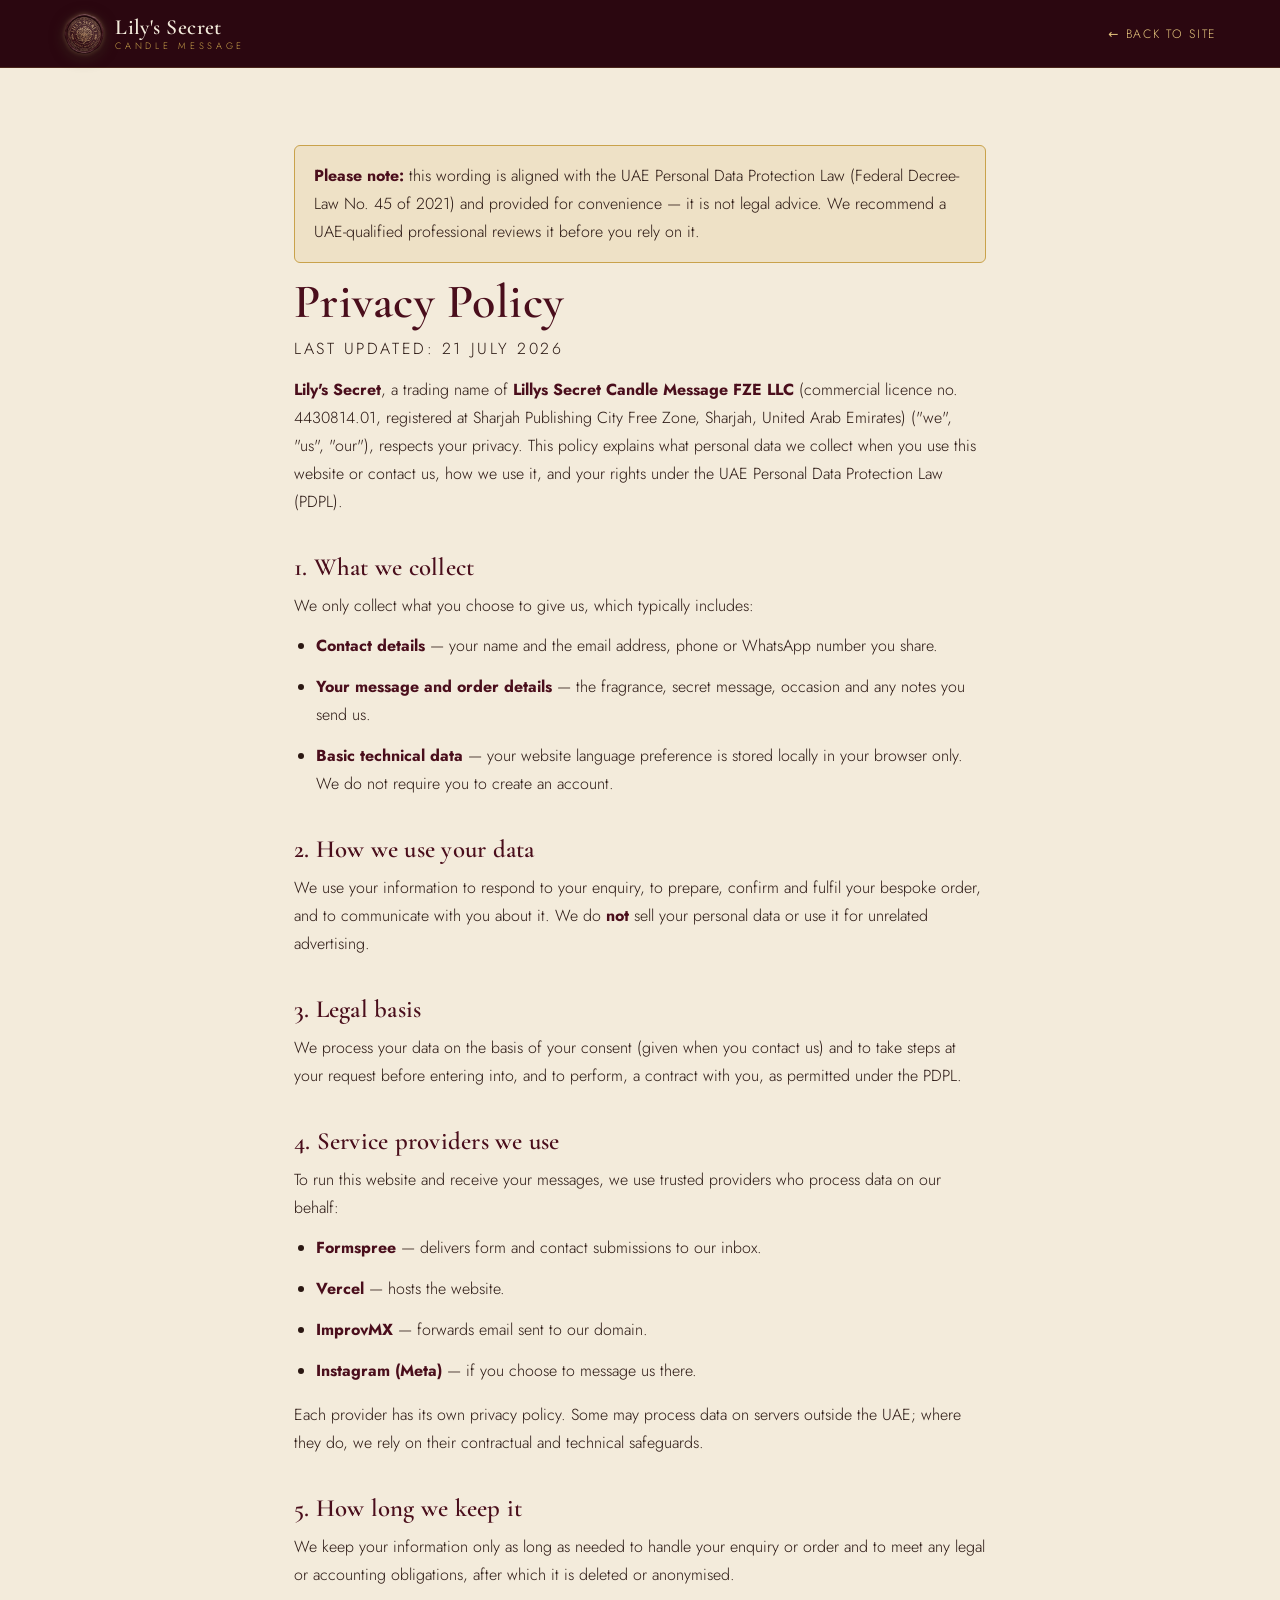
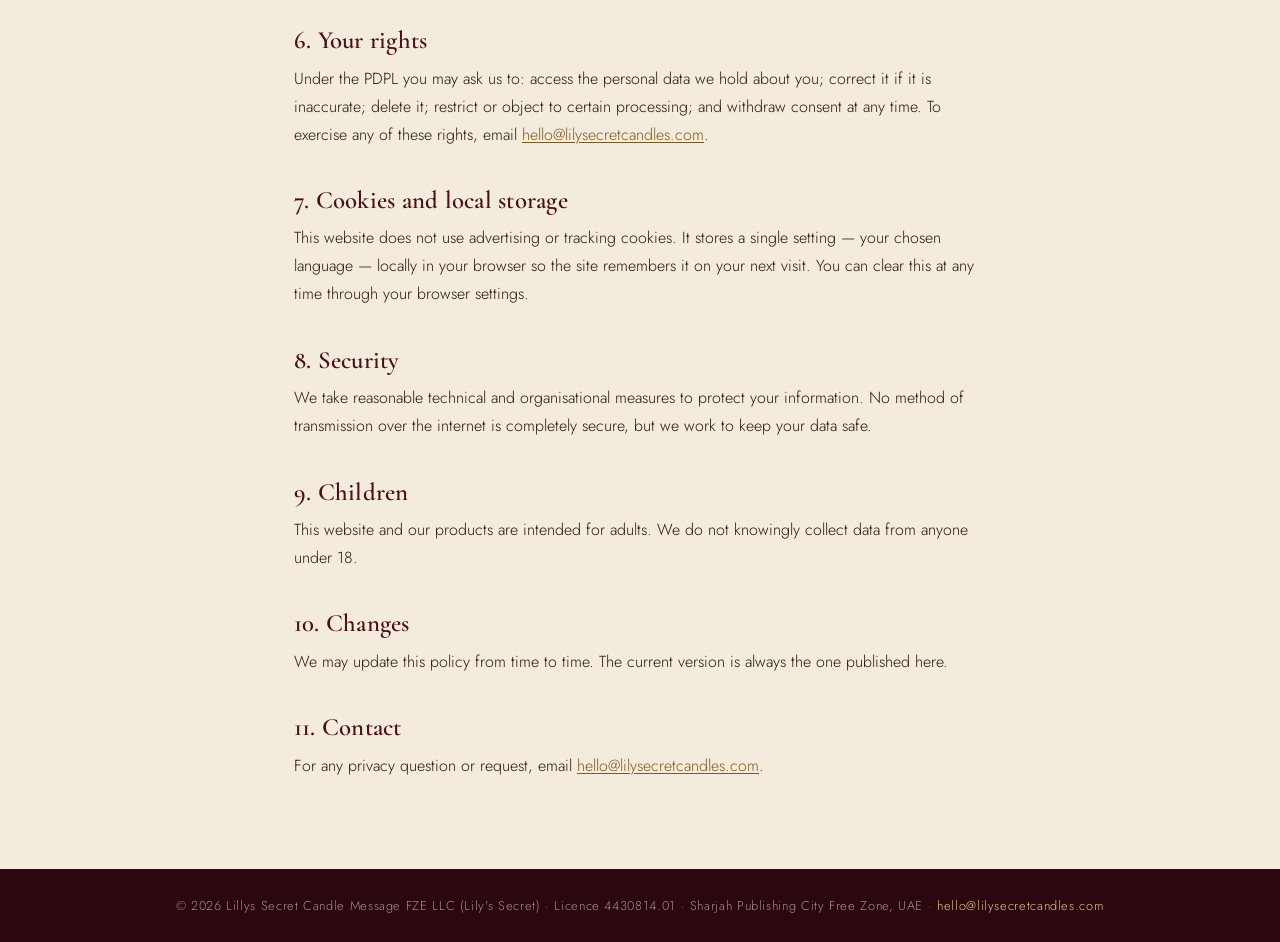
<file: privacy.html>
<!DOCTYPE html>
<html lang="en">
<head>
<meta charset="UTF-8" />
<meta name="viewport" content="width=device-width, initial-scale=1.0" />
<title>Privacy Policy — Lily's Secret</title>
<meta name="description" content="How Lily's Secret collects and uses personal data, in line with the UAE Personal Data Protection Law. Dubai, United Arab Emirates." />
<meta name="robots" content="index, follow" />
<meta name="theme-color" content="#4A0E1C" />
<link rel="canonical" href="https://www.lilysecretcandles.com/privacy.html" />
<link rel="icon" href="assets/images/logo-seal.png" />
<link rel="preconnect" href="https://fonts.googleapis.com" />
<link rel="preconnect" href="https://fonts.gstatic.com" crossorigin />
<link href="https://fonts.googleapis.com/css2?family=Cormorant+Garamond:ital,wght@0,500;0,600;1,500&family=Jost:wght@300;400;500&display=swap" rel="stylesheet" />
<link rel="stylesheet" href="css/styles.css" />
</head>
<body>
<header class="legal-head">
  <a class="brand" href="/" aria-label="Lily's Secret home">
    <span class="brand__seal" aria-hidden="true"><img src="assets/images/logo-seal.png" alt="" /></span>
    <span class="brand__word"><span class="brand__name">Lily's Secret</span><span class="brand__tag">Candle Message</span></span>
  </a>
  <a class="legal-back" href="/">← Back to site</a>
</header>

<main class="legal">
  <div class="legal__wrap">
    <p class="legal__note"><strong>Please note:</strong> this wording is aligned with the UAE Personal Data Protection Law (Federal Decree-Law No. 45 of 2021) and provided for convenience — it is not legal advice. We recommend a UAE-qualified professional reviews it before you rely on it.</p>

    <h1>Privacy Policy</h1>
    <p class="legal__updated">Last updated: 21 July 2026</p>

    <p><strong>Lily's Secret</strong>, a trading name of <strong>Lillys Secret Candle Message FZE LLC</strong> (commercial licence no. 4430814.01, registered at Sharjah Publishing City Free Zone, Sharjah, United Arab Emirates) ("we", "us", "our"), respects your privacy. This policy explains what personal data we collect when you use this website or contact us, how we use it, and your rights under the UAE Personal Data Protection Law (PDPL).</p>

    <h2>1. What we collect</h2>
    <p>We only collect what you choose to give us, which typically includes:</p>
    <ul>
      <li><strong>Contact details</strong> — your name and the email address, phone or WhatsApp number you share.</li>
      <li><strong>Your message and order details</strong> — the fragrance, secret message, occasion and any notes you send us.</li>
      <li><strong>Basic technical data</strong> — your website language preference is stored locally in your browser only. We do not require you to create an account.</li>
    </ul>

    <h2>2. How we use your data</h2>
    <p>We use your information to respond to your enquiry, to prepare, confirm and fulfil your bespoke order, and to communicate with you about it. We do <strong>not</strong> sell your personal data or use it for unrelated advertising.</p>

    <h2>3. Legal basis</h2>
    <p>We process your data on the basis of your consent (given when you contact us) and to take steps at your request before entering into, and to perform, a contract with you, as permitted under the PDPL.</p>

    <h2>4. Service providers we use</h2>
    <p>To run this website and receive your messages, we use trusted providers who process data on our behalf:</p>
    <ul>
      <li><strong>Formspree</strong> — delivers form and contact submissions to our inbox.</li>
      <li><strong>Vercel</strong> — hosts the website.</li>
      <li><strong>ImprovMX</strong> — forwards email sent to our domain.</li>
      <li><strong>Instagram (Meta)</strong> — if you choose to message us there.</li>
    </ul>
    <p>Each provider has its own privacy policy. Some may process data on servers outside the UAE; where they do, we rely on their contractual and technical safeguards.</p>

    <h2>5. How long we keep it</h2>
    <p>We keep your information only as long as needed to handle your enquiry or order and to meet any legal or accounting obligations, after which it is deleted or anonymised.</p>

    <h2>6. Your rights</h2>
    <p>Under the PDPL you may ask us to: access the personal data we hold about you; correct it if it is inaccurate; delete it; restrict or object to certain processing; and withdraw consent at any time. To exercise any of these rights, email <a href="mailto:hello@lilysecretcandles.com">hello@lilysecretcandles.com</a>.</p>

    <h2>7. Cookies and local storage</h2>
    <p>This website does not use advertising or tracking cookies. It stores a single setting — your chosen language — locally in your browser so the site remembers it on your next visit. You can clear this at any time through your browser settings.</p>

    <h2>8. Security</h2>
    <p>We take reasonable technical and organisational measures to protect your information. No method of transmission over the internet is completely secure, but we work to keep your data safe.</p>

    <h2>9. Children</h2>
    <p>This website and our products are intended for adults. We do not knowingly collect data from anyone under 18.</p>

    <h2>10. Changes</h2>
    <p>We may update this policy from time to time. The current version is always the one published here.</p>

    <h2>11. Contact</h2>
    <p>For any privacy question or request, email <a href="mailto:hello@lilysecretcandles.com">hello@lilysecretcandles.com</a>.</p>
  </div>
</main>

<footer class="legal-foot">© 2026 Lillys Secret Candle Message FZE LLC (Lily's Secret) · Licence 4430814.01 · Sharjah Publishing City Free Zone, UAE · <a href="mailto:hello@lilysecretcandles.com">hello@lilysecretcandles.com</a></footer>
</body>
</html>
</file>
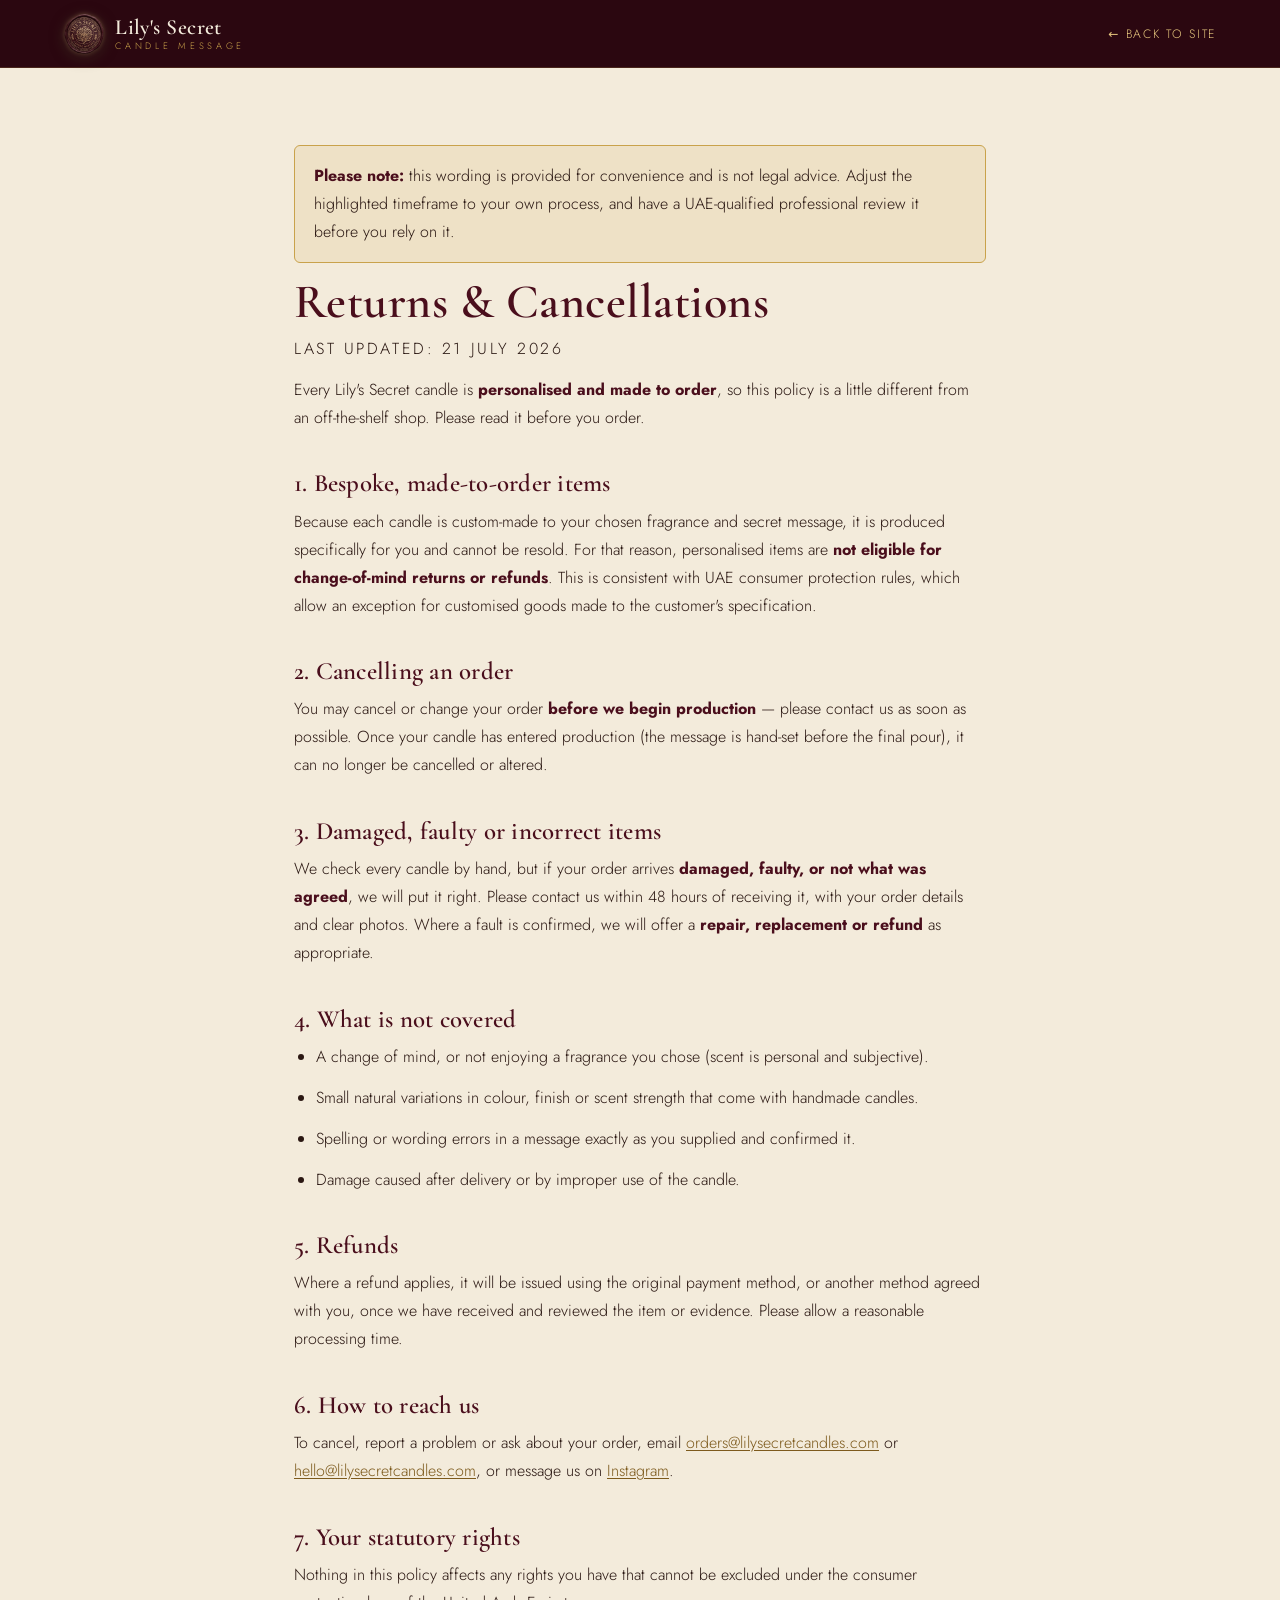
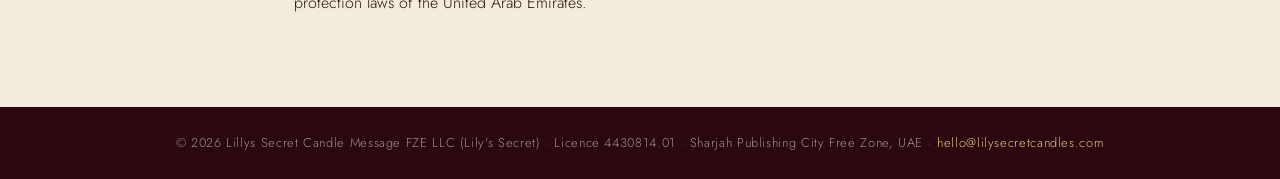
<file: returns.html>
<!DOCTYPE html>
<html lang="en">
<head>
<meta charset="UTF-8" />
<meta name="viewport" content="width=device-width, initial-scale=1.0" />
<title>Returns &amp; Cancellations — Lily's Secret</title>
<meta name="description" content="Returns, cancellation and refund policy for Lily's Secret bespoke handcrafted candles. Dubai, United Arab Emirates." />
<meta name="robots" content="index, follow" />
<meta name="theme-color" content="#4A0E1C" />
<link rel="canonical" href="https://www.lilysecretcandles.com/returns.html" />
<link rel="icon" href="assets/images/logo-seal.png" />
<link rel="preconnect" href="https://fonts.googleapis.com" />
<link rel="preconnect" href="https://fonts.gstatic.com" crossorigin />
<link href="https://fonts.googleapis.com/css2?family=Cormorant+Garamond:ital,wght@0,500;0,600;1,500&family=Jost:wght@300;400;500&display=swap" rel="stylesheet" />
<link rel="stylesheet" href="css/styles.css" />
</head>
<body>
<header class="legal-head">
  <a class="brand" href="/" aria-label="Lily's Secret home">
    <span class="brand__seal" aria-hidden="true"><img src="assets/images/logo-seal.png" alt="" /></span>
    <span class="brand__word"><span class="brand__name">Lily's Secret</span><span class="brand__tag">Candle Message</span></span>
  </a>
  <a class="legal-back" href="/">← Back to site</a>
</header>

<main class="legal">
  <div class="legal__wrap">
    <p class="legal__note"><strong>Please note:</strong> this wording is provided for convenience and is not legal advice. Adjust the highlighted timeframe to your own process, and have a UAE-qualified professional review it before you rely on it.</p>

    <h1>Returns &amp; Cancellations</h1>
    <p class="legal__updated">Last updated: 21 July 2026</p>

    <p>Every Lily's Secret candle is <strong>personalised and made to order</strong>, so this policy is a little different from an off-the-shelf shop. Please read it before you order.</p>

    <h2>1. Bespoke, made-to-order items</h2>
    <p>Because each candle is custom-made to your chosen fragrance and secret message, it is produced specifically for you and cannot be resold. For that reason, personalised items are <strong>not eligible for change-of-mind returns or refunds</strong>. This is consistent with UAE consumer protection rules, which allow an exception for customised goods made to the customer's specification.</p>

    <h2>2. Cancelling an order</h2>
    <p>You may cancel or change your order <strong>before we begin production</strong> — please contact us as soon as possible. Once your candle has entered production (the message is hand-set before the final pour), it can no longer be cancelled or altered.</p>

    <h2>3. Damaged, faulty or incorrect items</h2>
    <p>We check every candle by hand, but if your order arrives <strong>damaged, faulty, or not what was agreed</strong>, we will put it right. Please contact us within 48 hours of receiving it, with your order details and clear photos. Where a fault is confirmed, we will offer a <strong>repair, replacement or refund</strong> as appropriate.</p>

    <h2>4. What is not covered</h2>
    <ul>
      <li>A change of mind, or not enjoying a fragrance you chose (scent is personal and subjective).</li>
      <li>Small natural variations in colour, finish or scent strength that come with handmade candles.</li>
      <li>Spelling or wording errors in a message exactly as you supplied and confirmed it.</li>
      <li>Damage caused after delivery or by improper use of the candle.</li>
    </ul>

    <h2>5. Refunds</h2>
    <p>Where a refund applies, it will be issued using the original payment method, or another method agreed with you, once we have received and reviewed the item or evidence. Please allow a reasonable processing time.</p>

    <h2>6. How to reach us</h2>
    <p>To cancel, report a problem or ask about your order, email <a href="mailto:orders@lilysecretcandles.com">orders@lilysecretcandles.com</a> or <a href="mailto:hello@lilysecretcandles.com">hello@lilysecretcandles.com</a>, or message us on <a href="https://www.instagram.com/lillysecretcandlesdxb" target="_blank" rel="noopener">Instagram</a>.</p>

    <h2>7. Your statutory rights</h2>
    <p>Nothing in this policy affects any rights you have that cannot be excluded under the consumer protection laws of the United Arab Emirates.</p>
  </div>
</main>

<footer class="legal-foot">© 2026 Lillys Secret Candle Message FZE LLC (Lily's Secret) · Licence 4430814.01 · Sharjah Publishing City Free Zone, UAE · <a href="mailto:hello@lilysecretcandles.com">hello@lilysecretcandles.com</a></footer>
</body>
</html>
</file>
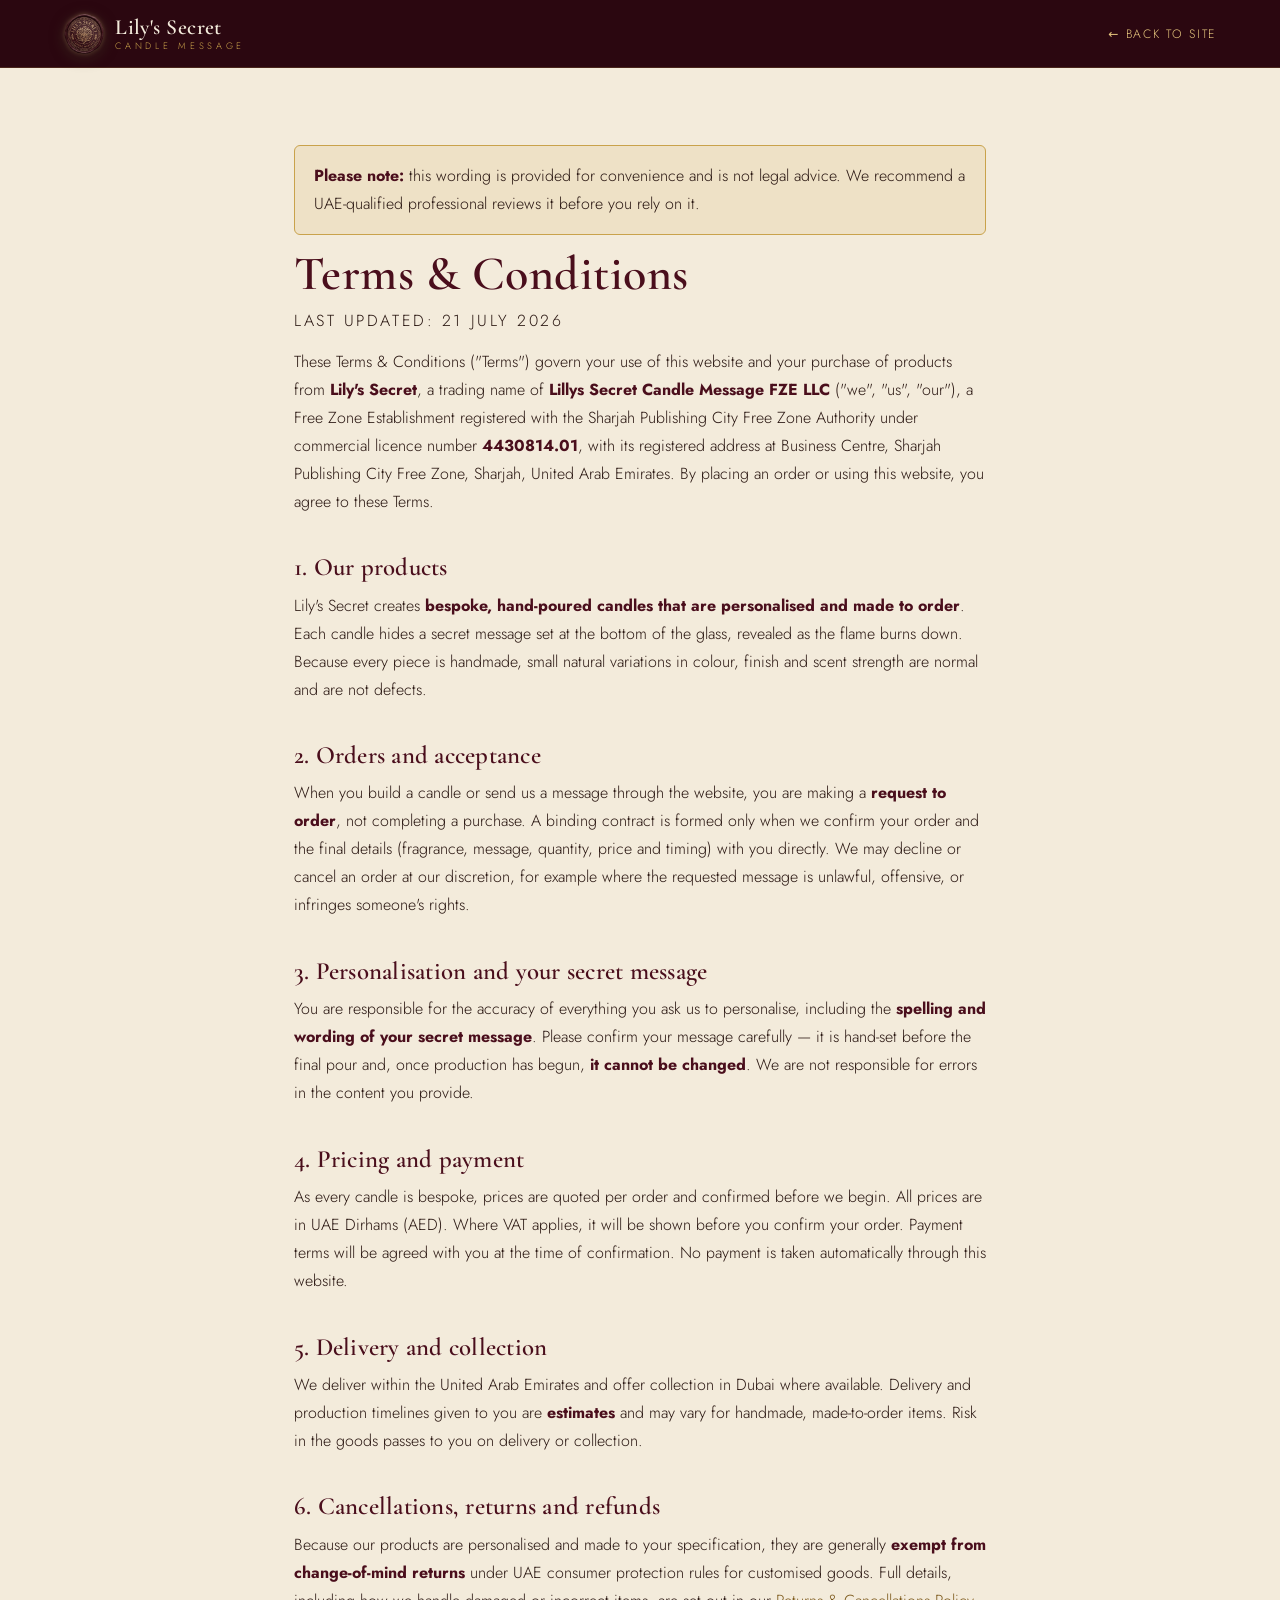
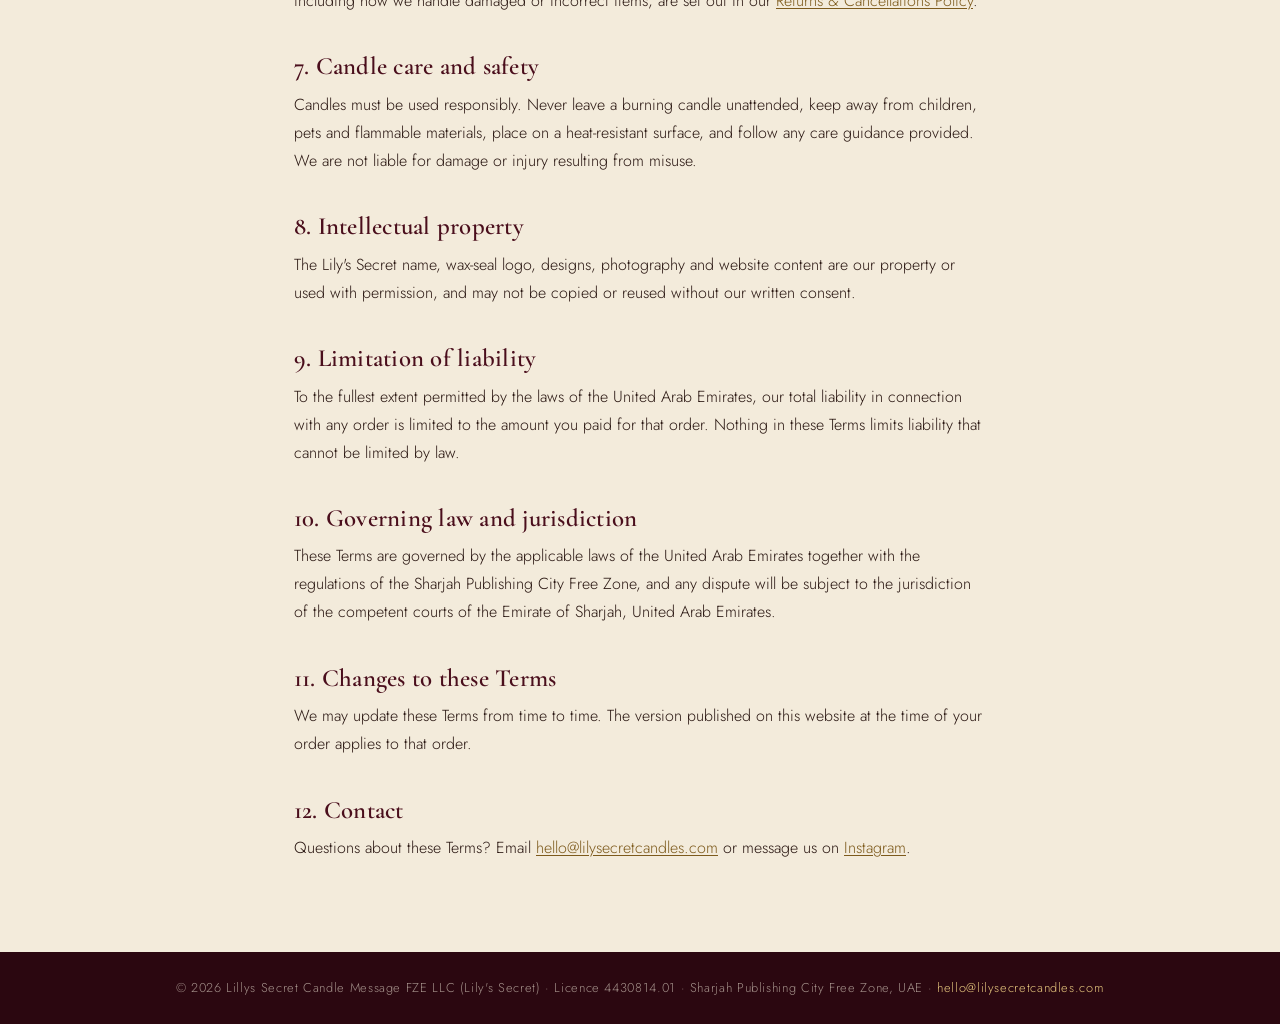
<file: terms.html>
<!DOCTYPE html>
<html lang="en">
<head>
<meta charset="UTF-8" />
<meta name="viewport" content="width=device-width, initial-scale=1.0" />
<title>Terms &amp; Conditions — Lily's Secret</title>
<meta name="description" content="Terms and Conditions for Lily's Secret bespoke handcrafted candles, Dubai, United Arab Emirates." />
<meta name="robots" content="index, follow" />
<meta name="theme-color" content="#4A0E1C" />
<link rel="canonical" href="https://www.lilysecretcandles.com/terms.html" />
<link rel="icon" href="assets/images/logo-seal.png" />
<link rel="preconnect" href="https://fonts.googleapis.com" />
<link rel="preconnect" href="https://fonts.gstatic.com" crossorigin />
<link href="https://fonts.googleapis.com/css2?family=Cormorant+Garamond:ital,wght@0,500;0,600;1,500&family=Jost:wght@300;400;500&display=swap" rel="stylesheet" />
<link rel="stylesheet" href="css/styles.css" />
</head>
<body>
<header class="legal-head">
  <a class="brand" href="/" aria-label="Lily's Secret home">
    <span class="brand__seal" aria-hidden="true"><img src="assets/images/logo-seal.png" alt="" /></span>
    <span class="brand__word"><span class="brand__name">Lily's Secret</span><span class="brand__tag">Candle Message</span></span>
  </a>
  <a class="legal-back" href="/">← Back to site</a>
</header>

<main class="legal">
  <div class="legal__wrap">
    <p class="legal__note"><strong>Please note:</strong> this wording is provided for convenience and is not legal advice. We recommend a UAE-qualified professional reviews it before you rely on it.</p>

    <h1>Terms &amp; Conditions</h1>
    <p class="legal__updated">Last updated: 21 July 2026</p>

    <p>These Terms &amp; Conditions ("Terms") govern your use of this website and your purchase of products from <strong>Lily's Secret</strong>, a trading name of <strong>Lillys Secret Candle Message FZE LLC</strong> ("we", "us", "our"), a Free Zone Establishment registered with the Sharjah Publishing City Free Zone Authority under commercial licence number <strong>4430814.01</strong>, with its registered address at Business Centre, Sharjah Publishing City Free Zone, Sharjah, United Arab Emirates. By placing an order or using this website, you agree to these Terms.</p>

    <h2>1. Our products</h2>
    <p>Lily's Secret creates <strong>bespoke, hand-poured candles that are personalised and made to order</strong>. Each candle hides a secret message set at the bottom of the glass, revealed as the flame burns down. Because every piece is handmade, small natural variations in colour, finish and scent strength are normal and are not defects.</p>

    <h2>2. Orders and acceptance</h2>
    <p>When you build a candle or send us a message through the website, you are making a <strong>request to order</strong>, not completing a purchase. A binding contract is formed only when we confirm your order and the final details (fragrance, message, quantity, price and timing) with you directly. We may decline or cancel an order at our discretion, for example where the requested message is unlawful, offensive, or infringes someone's rights.</p>

    <h2>3. Personalisation and your secret message</h2>
    <p>You are responsible for the accuracy of everything you ask us to personalise, including the <strong>spelling and wording of your secret message</strong>. Please confirm your message carefully — it is hand-set before the final pour and, once production has begun, <strong>it cannot be changed</strong>. We are not responsible for errors in the content you provide.</p>

    <h2>4. Pricing and payment</h2>
    <p>As every candle is bespoke, prices are quoted per order and confirmed before we begin. All prices are in UAE Dirhams (AED). Where VAT applies, it will be shown before you confirm your order. Payment terms will be agreed with you at the time of confirmation. No payment is taken automatically through this website.</p>

    <h2>5. Delivery and collection</h2>
    <p>We deliver within the United Arab Emirates and offer collection in Dubai where available. Delivery and production timelines given to you are <strong>estimates</strong> and may vary for handmade, made-to-order items. Risk in the goods passes to you on delivery or collection.</p>

    <h2>6. Cancellations, returns and refunds</h2>
    <p>Because our products are personalised and made to your specification, they are generally <strong>exempt from change-of-mind returns</strong> under UAE consumer protection rules for customised goods. Full details, including how we handle damaged or incorrect items, are set out in our <a href="/returns.html">Returns &amp; Cancellations Policy</a>.</p>

    <h2>7. Candle care and safety</h2>
    <p>Candles must be used responsibly. Never leave a burning candle unattended, keep away from children, pets and flammable materials, place on a heat-resistant surface, and follow any care guidance provided. We are not liable for damage or injury resulting from misuse.</p>

    <h2>8. Intellectual property</h2>
    <p>The Lily's Secret name, wax-seal logo, designs, photography and website content are our property or used with permission, and may not be copied or reused without our written consent.</p>

    <h2>9. Limitation of liability</h2>
    <p>To the fullest extent permitted by the laws of the United Arab Emirates, our total liability in connection with any order is limited to the amount you paid for that order. Nothing in these Terms limits liability that cannot be limited by law.</p>

    <h2>10. Governing law and jurisdiction</h2>
    <p>These Terms are governed by the applicable laws of the United Arab Emirates together with the regulations of the Sharjah Publishing City Free Zone, and any dispute will be subject to the jurisdiction of the competent courts of the Emirate of Sharjah, United Arab Emirates.</p>

    <h2>11. Changes to these Terms</h2>
    <p>We may update these Terms from time to time. The version published on this website at the time of your order applies to that order.</p>

    <h2>12. Contact</h2>
    <p>Questions about these Terms? Email <a href="mailto:hello@lilysecretcandles.com">hello@lilysecretcandles.com</a> or message us on <a href="https://www.instagram.com/lillysecretcandlesdxb" target="_blank" rel="noopener">Instagram</a>.</p>
  </div>
</main>

<footer class="legal-foot">© 2026 Lillys Secret Candle Message FZE LLC (Lily's Secret) · Licence 4430814.01 · Sharjah Publishing City Free Zone, UAE · <a href="mailto:hello@lilysecretcandles.com">hello@lilysecretcandles.com</a></footer>
</body>
</html>
</file>
<file: css/styles.css>
/* =========================================================
   LILY'S SECRET — "Sealed-Letter Luxury"
   Deep wine · antique gold · cream · candle-glow
   ========================================================= */

:root{
  /* Brand palette (from brand PDFs) */
  --wine-900:#2B0710;
  --wine-800:#3A0A15;
  --wine-700:#4A0E1C;   /* primary burgundy */
  --wine-600:#5E1626;
  --wine-500:#732033;

  --cream:#F3EBDB;
  --cream-100:#FBF6EC;
  --cream-200:#EDE2CD;

  --gold:#C9A24B;
  --gold-bright:#E6C67E;
  --gold-deep:#7D5A1C;   /* darkened to meet AA contrast on cream backgrounds */

  --ink:#2A1712;        /* warm near-black on cream */
  --ink-soft:#5c463c;

  /* semantic */
  --bg:var(--cream);
  --text:var(--ink);

  --font-display:"Cormorant Garamond", Georgia, serif;
  --font-body:"Jost", system-ui, sans-serif;

  --wrap:1200px;
  --gutter:clamp(20px,5vw,64px);
  --radius:4px;

  --ease:cubic-bezier(.22,.61,.36,1);
  --shadow-soft:0 20px 50px -20px rgba(43,7,16,.35);
  --shadow-lift:0 30px 70px -25px rgba(43,7,16,.5);
}

/* ---------- reset ---------- */
*,*::before,*::after{box-sizing:border-box;margin:0;padding:0}
html{scroll-behavior:smooth;-webkit-text-size-adjust:100%}
@media (prefers-reduced-motion:reduce){html{scroll-behavior:auto}}
body{
  font-family:var(--font-body);
  background:var(--bg);
  color:var(--text);
  line-height:1.65;
  font-weight:300;
  overflow-x:hidden;
  -webkit-font-smoothing:antialiased;
}
img{max-width:100%;display:block;height:auto}
a{color:inherit;text-decoration:none}
button{font-family:inherit;cursor:pointer;border:none;background:none;color:inherit}
::selection{background:var(--gold);color:var(--wine-900)}

/* ---------- type ---------- */
h1,h2,h3,h4{font-family:var(--font-display);font-weight:600;line-height:1.06;letter-spacing:.01em}
em{font-style:italic}

.eyebrow{
  font-family:var(--font-body);
  font-size:.72rem;font-weight:500;
  letter-spacing:.34em;text-transform:uppercase;
  color:var(--gold-deep);
  display:inline-block;
}
.eyebrow--gold{color:var(--gold-bright)}

.seal-text{font-family:var(--font-body);font-size:6.4px;font-weight:500;letter-spacing:2.6px;text-anchor:middle}
.seal-svg{width:100%;height:100%;display:block}

.wrap{max-width:var(--wrap);margin-inline:auto;padding-inline:var(--gutter);width:100%}

/* ---------- buttons ---------- */
.btn{
  display:inline-flex;align-items:center;gap:.5em;
  font-family:var(--font-body);font-weight:500;
  font-size:.82rem;letter-spacing:.13em;text-transform:uppercase;
  padding:1.05em 1.9em;border-radius:var(--radius);
  transition:transform .4s var(--ease), box-shadow .4s var(--ease), background .4s var(--ease), color .4s var(--ease);
  position:relative;white-space:nowrap;
}
.btn--gold{
  background:linear-gradient(160deg,var(--gold-bright),var(--gold) 55%,var(--gold-deep));
  color:var(--wine-900);
  box-shadow:0 10px 26px -10px rgba(166,124,46,.7);
}
.btn--gold:hover{transform:translateY(-3px);box-shadow:0 18px 40px -12px rgba(166,124,46,.85)}
.btn--ghost{
  border:1px solid var(--wine-700);color:var(--wine-700);
}
.btn--ghost:hover{background:var(--wine-700);color:var(--cream);transform:translateY(-3px)}
.btn--ghost-light{border-color:var(--gold);color:var(--gold-bright)}
.btn--ghost-light:hover{background:var(--gold);color:var(--wine-900)}
.btn:focus-visible,a:focus-visible,input:focus-visible,textarea:focus-visible,button:focus-visible{
  outline:2px solid var(--gold-bright);outline-offset:3px;
}

/* ---------- reveal animation (progressive enhancement) ---------- */
/* Only hide when JS is active, so no-JS / JS-error users still see content */
.js .reveal{opacity:0;transform:translateY(28px);transition:opacity .9s var(--ease), transform .9s var(--ease)}
.js .reveal.in{opacity:1;transform:none}
@media (prefers-reduced-motion:reduce){.js .reveal{opacity:1;transform:none;transition:none}}

/* =========================================================
   RIBBON
   ========================================================= */
.ribbon{
  background:linear-gradient(90deg,var(--wine-800),var(--wine-600),var(--wine-800));
  color:var(--cream);position:relative;z-index:60;
  font-size:.8rem;letter-spacing:.04em;
  border-bottom:1px solid rgba(201,162,75,.28);
}
.ribbon__inner{
  display:flex;align-items:center;justify-content:center;gap:.7em;
  padding:.6em 2.6em;text-align:center;flex-wrap:wrap;
}
.ribbon__spark{color:var(--gold-bright)}
.ribbon strong{color:var(--gold-bright);font-weight:600}
.ribbon__link{
  color:var(--gold-bright);border-bottom:1px solid currentColor;padding-bottom:1px;
  font-weight:500;transition:color .3s;
}
.ribbon__link:hover{color:#fff}
.ribbon__close{
  position:absolute;right:.7em;top:50%;transform:translateY(-50%);
  color:var(--cream);font-size:1.3rem;line-height:1;opacity:.6;transition:opacity .3s;
  width:1.6em;height:1.6em;
}
.ribbon__close:hover{opacity:1}
.ribbon.hide{display:none}

/* =========================================================
   HEADER
   ========================================================= */
.header{
  position:sticky;top:0;z-index:50;
  background:rgba(74,14,28,.0);
  transition:background .5s var(--ease), box-shadow .5s var(--ease), padding .4s var(--ease);
}
.header.scrolled{
  background:rgba(43,7,16,.92);
  backdrop-filter:blur(12px);
  box-shadow:0 12px 30px -18px rgba(0,0,0,.7);
  border-bottom:1px solid rgba(201,162,75,.18);
}
.header__inner{
  max-width:1320px;margin-inline:auto;padding:1.1rem var(--gutter);
  display:flex;align-items:center;gap:2rem;
}
.brand{display:flex;align-items:center;gap:.7rem}
.brand__seal{width:46px;height:46px;flex:none;filter:drop-shadow(0 3px 8px rgba(0,0,0,.4)) drop-shadow(0 0 2px rgba(230,198,126,.4))}
.brand__seal img,.summary__seal img,.footer .brand__seal img{width:100%;height:100%;object-fit:contain;display:block}
.brand__seal--lg{width:92px;height:92px}
.brand__word{display:flex;flex-direction:column;line-height:1}
/* Header sits on cream at the very top, then flips to a dark bar once scrolled.
   Text colour flips with it so it's always legible. */
.brand__name{font-family:var(--font-display);font-weight:600;font-size:1.35rem;color:var(--wine-700);letter-spacing:.02em;transition:color .5s var(--ease)}
.header.scrolled .brand__name{color:var(--cream)}
.brand__tag{font-size:.58rem;letter-spacing:.4em;text-transform:uppercase;color:var(--gold-deep);margin-top:.25em;transition:color .5s var(--ease)}
.header.scrolled .brand__tag{color:var(--gold)}

.nav{display:flex;gap:2rem;margin-inline-start:auto}
.nav a{
  font-size:.82rem;letter-spacing:.1em;text-transform:uppercase;color:var(--wine-700);
  opacity:.9;position:relative;padding:.3em 0;transition:opacity .3s,color .5s var(--ease);
}
.header.scrolled .nav a{color:var(--cream);opacity:.82}
.nav a::after{content:"";position:absolute;left:0;bottom:0;width:0;height:1px;background:var(--gold);transition:width .35s var(--ease)}
.nav a:hover{opacity:1}
.nav a:hover::after{width:100%}
.header__cta{padding:.8em 1.4em;font-size:.74rem}

.nav-toggle{display:none;flex-direction:column;gap:5px;width:34px;height:34px;justify-content:center;align-items:center;margin-left:auto}
.nav-toggle span{width:24px;height:2px;background:var(--wine-700);transition:transform .35s var(--ease),opacity .3s,background .5s var(--ease)}
.header.scrolled .nav-toggle span{background:var(--cream)}
.nav-toggle[aria-expanded="true"] span:nth-child(1){transform:translateY(7px) rotate(45deg)}
.nav-toggle[aria-expanded="true"] span:nth-child(2){opacity:0}
.nav-toggle[aria-expanded="true"] span:nth-child(3){transform:translateY(-7px) rotate(-45deg)}

.nav-mobile{
  display:none;flex-direction:column;gap:.2rem;
  background:rgba(43,7,16,.98);backdrop-filter:blur(12px);
  padding:0 var(--gutter);max-height:0;overflow:hidden;transition:max-height .45s var(--ease),padding .45s var(--ease);
  border-bottom:1px solid rgba(201,162,75,.18);
}
.nav-mobile.open{max-height:460px;padding:1rem var(--gutter) 2rem}
.nav-mobile a{padding:.9rem 0;color:var(--cream);letter-spacing:.1em;text-transform:uppercase;font-size:.9rem;border-bottom:1px solid rgba(201,162,75,.12)}
.nav-mobile .btn{margin-top:1.2rem;justify-content:center}

/* ---------- Language switcher ---------- */
.lang{position:relative}
.lang__btn{
  display:flex;align-items:center;gap:.45rem;
  padding:.5rem .7rem;border:1px solid rgba(74,14,28,.25);border-radius:40px;
  color:var(--wine-700);font-size:.74rem;font-weight:500;letter-spacing:.06em;
  transition:color .5s var(--ease),border-color .5s var(--ease),background .3s;
}
.header.scrolled .lang__btn{color:var(--cream);border-color:rgba(201,162,75,.35)}
.lang__btn:hover{border-color:var(--gold)}
.lang__globe{width:16px;height:16px;flex:none}
.lang__cur{min-width:1.4em;text-align:center}
.lang__chev{width:9px;height:6px;transition:transform .3s var(--ease)}
.lang.open .lang__chev{transform:rotate(180deg)}
.lang__menu{
  position:absolute;top:calc(100% + .6rem);inset-inline-end:0;z-index:70;
  min-width:170px;list-style:none;
  background:var(--wine-900);border:1px solid rgba(201,162,75,.35);border-radius:8px;
  padding:.4rem;box-shadow:var(--shadow-lift);
  opacity:0;visibility:hidden;transform:translateY(-8px);
  transition:opacity .28s var(--ease),transform .28s var(--ease),visibility .28s;
}
.lang.open .lang__menu{opacity:1;visibility:visible;transform:none}
.lang__menu button{
  display:block;width:100%;text-align:start;
  padding:.62rem .8rem;border-radius:5px;color:rgba(243,235,219,.82);
  font-size:.9rem;letter-spacing:.02em;transition:background .2s,color .2s;
}
.lang__menu button:hover{background:rgba(201,162,75,.14);color:var(--gold-bright)}
.lang__menu button[aria-selected="true"]{color:var(--wine-900);background:linear-gradient(160deg,var(--gold-bright),var(--gold))}

/* =========================================================
   HERO
   ========================================================= */
.hero{
  position:relative;background:var(--wine-800);color:var(--cream);
  overflow:hidden;isolation:isolate;
  padding:clamp(3rem,7vw,6rem) 0 clamp(4rem,8vw,7rem);
  margin-top:-1px;
}
.hero__glow{
  position:absolute;inset:0;z-index:-2;
  background:
    radial-gradient(60% 55% at 72% 38%, rgba(230,198,126,.22), transparent 60%),
    radial-gradient(80% 80% at 20% 0%, rgba(115,32,51,.55), transparent 60%),
    linear-gradient(180deg,var(--wine-900),var(--wine-800) 45%,var(--wine-700));
}
.hero__grain,.secret__grain,.craft__grain,.create__grain,.footer__grain{
  position:absolute;inset:0;z-index:-1;pointer-events:none;opacity:.5;
  background-image:url("data:image/svg+xml,%3Csvg xmlns='http://www.w3.org/2000/svg' width='140' height='140'%3E%3Cfilter id='n'%3E%3CfeTurbulence type='fractalNoise' baseFrequency='.9' numOctaves='2'/%3E%3C/filter%3E%3Crect width='100%25' height='100%25' filter='url(%23n)' opacity='.5'/%3E%3C/svg%3E");
  mix-blend-mode:overlay;
}
.hero__inner{
  max-width:1320px;margin-inline:auto;padding-inline:var(--gutter);
  display:grid;grid-template-columns:1.05fr .95fr;gap:clamp(2rem,5vw,5rem);align-items:center;
}
.hero__copy{max-width:36ch}
.hero__title{
  font-size:clamp(2.7rem,6vw,5.2rem);font-weight:500;margin:1rem 0 1.4rem;
  letter-spacing:.005em;
}
.hero__title em{color:var(--gold-bright);font-weight:500}
.hero__lead{font-size:clamp(1.02rem,1.3vw,1.22rem);color:rgba(243,235,219,.82);max-width:44ch;font-weight:300}
.hero__actions{display:flex;gap:1rem;margin:2.2rem 0 2rem;flex-wrap:wrap}
.hero__seals{display:flex;align-items:center;gap:1rem;font-size:.72rem;letter-spacing:.22em;text-transform:uppercase;color:rgba(230,198,126,.75)}
.hero__seals i{opacity:.5}

.hero__media{position:relative}
.hero__frame{
  position:relative;border-radius:6px;overflow:hidden;
  border:1px solid rgba(201,162,75,.35);
  box-shadow:var(--shadow-lift), 0 0 0 8px rgba(201,162,75,.06);
  aspect-ratio:4/5;
}
.hero__frame::after{content:"";position:absolute;inset:0;background:radial-gradient(70% 50% at 50% 30%,transparent,rgba(43,7,16,.35));pointer-events:none}
.hero__frame img,.hero__frame video{width:100%;height:100%;object-fit:cover;object-position:center 42%;display:block}
.hero__cap{
  position:absolute;bottom:-1.1rem;left:50%;transform:translateX(-50%);
  background:var(--wine-900);border:1px solid rgba(201,162,75,.4);
  color:var(--gold-bright);font-size:.66rem;letter-spacing:.24em;text-transform:uppercase;
  padding:.6em 1.4em;border-radius:40px;white-space:nowrap;box-shadow:var(--shadow-soft);
}

/* =========================================================
   SECTIONS (shared)
   ========================================================= */
.section{padding:clamp(4.5rem,9vw,8rem) 0;position:relative}
.section__head{max-width:60ch;margin:0 auto clamp(2.5rem,5vw,4rem);text-align:center}
.section__title{font-size:clamp(2.1rem,4.6vw,3.6rem);margin:.6rem 0 .8rem;color:var(--wine-700)}
.section__sub{color:var(--ink-soft);font-size:1.06rem;max-width:52ch;margin-inline:auto}
.section__head--light .section__title{color:var(--cream)}
.section__head--light .section__sub{color:rgba(243,235,219,.8)}

/* ---------- Promise ---------- */
.promise{background:var(--cream)}
.pillars{display:grid;grid-template-columns:repeat(3,1fr);gap:clamp(1.5rem,3vw,2.5rem)}
.pillar{text-align:center;padding:2.5rem 1.5rem;position:relative}
.pillar::before{content:"";position:absolute;inset:0;border:1px solid var(--cream-200);border-radius:var(--radius);transition:border-color .4s,transform .4s,box-shadow .4s}
.pillar:hover::before{border-color:var(--gold);transform:translateY(-4px);box-shadow:var(--shadow-soft)}
.pillar__icon{
  width:76px;height:76px;margin:0 auto 1.4rem;border-radius:50%;
  background:radial-gradient(circle at 35% 30%,var(--wine-600),var(--wine-800));
  display:grid;place-items:center;color:var(--gold-bright);
  border:1px solid rgba(201,162,75,.5);box-shadow:inset 0 0 20px rgba(0,0,0,.3);
}
.pillar__icon svg{width:40px;height:40px}
.pillar h3{font-size:1.6rem;color:var(--wine-700);margin-bottom:.5rem}
.pillar p{color:var(--ink-soft);max-width:26ch;margin-inline:auto}

/* =========================================================
   THE SECRET — interactive
   ========================================================= */
.secret{background:var(--wine-800);color:var(--cream);overflow:hidden;isolation:isolate}
.secret__grain{opacity:.4}
.secret__wrap{position:relative}
.reveal-lab{
  display:grid;grid-template-columns:minmax(0,420px) 1fr;gap:clamp(2rem,5vw,5rem);
  align-items:center;max-width:960px;margin-inline:auto;
}

/* candle illustration — realistic lit jar candle */
.candle{position:relative;width:min(300px,74vw);margin:0 auto;aspect-ratio:3/4}

/* ambient warm glow cast when lit */
.candle__glow{
  position:absolute;left:50%;top:32%;width:160%;height:125%;
  transform:translate(-50%,-50%);z-index:0;border-radius:50%;pointer-events:none;
  background:radial-gradient(closest-side,rgba(255,180,86,.42),rgba(255,150,60,.14) 46%,transparent 72%);
  opacity:0;transition:opacity 1.3s var(--ease);filter:blur(4px);
}
.candle.lit .candle__glow{opacity:1}

/* glass jar */
.candle__jar{
  position:absolute;left:0;right:0;bottom:0;top:15%;z-index:2;
  border-radius:16px 16px 22px 22px/12px 12px 30px 30px;
}
.candle__inner{
  position:absolute;inset:0;overflow:hidden;border-radius:inherit;
  background:linear-gradient(100deg,rgba(255,255,255,.16),rgba(255,255,255,.03) 22%,rgba(255,255,255,.12) 50%,rgba(255,255,255,.02) 74%,rgba(255,255,255,.10));
  border:1.5px solid rgba(255,255,255,.22);
  box-shadow:inset 0 0 30px rgba(255,255,255,.05), var(--shadow-lift);
}

/* wax body */
.candle__wax{
  position:absolute;left:0;right:0;bottom:0;height:80%;
  background:linear-gradient(180deg,#f3e7ce 0%,#eaddbf 46%,#e0d0ac 100%);
  box-shadow:inset 16px 0 26px rgba(255,246,224,.55),inset -16px 0 26px rgba(150,110,60,.16);
  transition:filter 1.2s var(--ease);
}
.candle.lit .candle__wax{filter:brightness(1.07) saturate(1.05)}
.candle__wax::before{
  content:"";position:absolute;top:-4%;left:0;right:0;height:9%;border-radius:50%;
  background:radial-gradient(ellipse at 50% 60%,#f7ecd6,#e7d6b4 72%,#d8c49c);
}

/* molten pool at the wax surface */
.candle__pool{
  position:absolute;top:-3%;left:16%;right:16%;height:10%;border-radius:50%;z-index:2;
  background:radial-gradient(ellipse at 50% 45%,#f6ecd6,#e4d2ac 70%,#d3bd93);
  box-shadow:inset 0 2px 5px rgba(150,110,60,.35);
  transition:background 1s,box-shadow 1s;
}
.candle.lit .candle__pool{
  background:radial-gradient(ellipse at 50% 45%,#fff2d4,#f0dcac 58%,#e2c78d);
  box-shadow:inset 0 2px 7px rgba(150,100,50,.4),0 0 20px rgba(255,190,110,.55);
}

/* burgundy label on the glass */
.candle__label{
  position:absolute;left:50%;top:37%;transform:translateX(-50%);z-index:3;
  width:62%;text-align:center;border:1.5px solid var(--gold);border-radius:3px;
  background:linear-gradient(160deg,#5b1224,#401019);color:var(--gold-bright);padding:.7rem .5rem;
  box-shadow:0 2px 10px rgba(0,0,0,.28);transition:opacity .8s var(--ease);
}
.candle.lit .candle__label{opacity:0}
.candle__label-brand{font-size:.5rem;letter-spacing:.24em;display:block;margin-bottom:.4rem;color:var(--gold)}
.candle__label-line{font-family:var(--font-display);font-size:.66rem;line-height:1.25;text-transform:uppercase;letter-spacing:.05em}

/* the revealed secret message */
.candle__msg{
  position:absolute;left:50%;bottom:16%;transform:translateX(-50%);z-index:4;
  width:84%;text-align:center;color:var(--wine-800);
  opacity:0;transition:opacity .5s var(--ease);   /* fast, crisp fade-out on blow-out */
  padding:1.2rem .6rem;border-radius:46%/38%;
  background:radial-gradient(58% 92% at 50% 50%,rgba(255,243,214,.99),rgba(255,239,203,.82) 48%,rgba(255,239,203,.35) 68%,transparent 82%);
}
.candle.lit .candle__msg{opacity:1;transition:opacity 1.1s var(--ease) .9s}  /* slow, delayed reveal */
.candle__fleur{color:var(--wine-600);font-size:1rem;display:block;line-height:1}
.candle__message{font-family:var(--font-display);font-style:italic;font-size:1.16rem;line-height:1.34;margin:.4rem 0;color:var(--wine-800)}

/* glass rim (the opening) */
.candle__rim{
  position:absolute;top:-1.5%;left:4%;right:4%;height:8%;z-index:5;border-radius:50%;
  background:linear-gradient(180deg,rgba(255,255,255,.32),rgba(255,255,255,.04));
  border:1.5px solid rgba(255,255,255,.28);
  box-shadow:inset 0 3px 6px rgba(255,255,255,.3),inset 0 -5px 9px rgba(120,80,40,.16);
}
/* glass front reflections */
.candle__gloss{
  position:absolute;inset:0;z-index:6;border-radius:inherit;pointer-events:none;
  background:
    linear-gradient(90deg,rgba(255,255,255,.4),rgba(255,255,255,0) 9%),
    linear-gradient(90deg,rgba(255,255,255,0) 84%,rgba(255,255,255,.1) 91%,rgba(255,255,255,0));
  opacity:.8;
}

/* wick */
.candle__wick{
  position:absolute;left:50%;top:14%;transform:translateX(-50%);z-index:5;
  width:3px;height:6%;border-radius:2px;background:linear-gradient(#241610,#4a2f1c);
}

/* flame */
.candle__flame{
  position:absolute;left:50%;top:1%;transform:translateX(-50%) scale(0);
  transform-origin:bottom center;transition:transform .5s var(--ease);z-index:5;
  width:26px;height:54px;pointer-events:none;
}
.candle.lit .candle__flame{transform:translateX(-50%) scale(1)}
.candle__flame::before{
  content:"";position:absolute;left:50%;top:44%;transform:translate(-50%,-50%);
  width:130px;height:155px;border-radius:50%;
  background:radial-gradient(circle,rgba(255,174,74,.5),rgba(255,140,44,.13) 46%,transparent 70%);
  filter:blur(3px);
}
.candle__flame i{
  position:absolute;inset:0;border-radius:50% 50% 50% 50%/62% 62% 40% 40%;
  background:radial-gradient(ellipse at 50% 74%,#fff 0 7%,#ffe6a0 20%,#ffb43c 48%,#ff7a1a 72%,#dd460d 94%);
  box-shadow:0 -2px 12px rgba(255,150,40,.6);
  animation:flick 1.4s ease-in-out infinite alternate;transform-origin:50% 92%;
}
.candle__flame i::after{
  content:"";position:absolute;left:50%;bottom:0;transform:translateX(-50%);
  width:54%;height:30%;border-radius:50%;
  background:radial-gradient(ellipse at 50% 35%,rgba(130,170,255,.85),rgba(90,130,255,.2) 68%,transparent);
  mix-blend-mode:screen;
}
@keyframes flick{
  0%{transform:scaleY(1) scaleX(1) rotate(-1.5deg);opacity:.95}
  50%{transform:scaleY(1.09) scaleX(.93) rotate(1.5deg);opacity:1}
  100%{transform:scaleY(.97) scaleX(1.03) rotate(-1deg);opacity:.9}
}
@media (prefers-reduced-motion:reduce){.candle__flame i{animation:none}.candle__msg{transition-duration:.4s}}

.reveal-lab__side{max-width:40ch}
.reveal-lab__hint{color:var(--gold-bright);font-family:var(--font-display);font-style:italic;font-size:1.5rem;margin-bottom:1.2rem}
.reveal-lab__side .btn{margin-right:.6rem;margin-bottom:1.6rem}
.reveal-lab__list{list-style:none;display:grid;gap:.7rem;margin:.5rem 0 1.4rem;border-top:1px solid rgba(201,162,75,.22);padding-top:1.4rem}
.reveal-lab__list li{font-family:var(--font-display);font-style:italic;font-size:1.05rem;color:rgba(243,235,219,.82);padding-left:1.4rem;position:relative}
.reveal-lab__list li::before{content:"⚜";position:absolute;left:0;color:var(--gold);font-size:.8rem;top:.15em}
.reveal-lab__note{font-size:.85rem;color:rgba(243,235,219,.55);letter-spacing:.02em}

/* real message-disc photography */
.disc-gallery{
  display:grid;grid-template-columns:repeat(3,1fr);gap:clamp(1rem,2.5vw,1.8rem);
  max-width:960px;margin:clamp(3rem,6vw,5rem) auto 0;
}
.disc{position:relative;border-radius:8px;overflow:hidden;border:1px solid rgba(201,162,75,.3);background:var(--cream-100);box-shadow:var(--shadow-lift);transition:transform .45s var(--ease),border-color .45s}
.disc:hover{transform:translateY(-6px);border-color:var(--gold)}
.disc img,.disc video{width:100%;aspect-ratio:4/5;object-fit:cover;object-position:center;display:block}
.disc--video{position:relative}
.disc--video::before{content:"";position:absolute;inset:0;z-index:1;pointer-events:none;box-shadow:inset 0 0 0 1px rgba(230,198,126,.35)}
.disc figcaption{
  position:absolute;left:0;right:0;bottom:0;
  padding:1.4rem 1rem .9rem;
  font-family:var(--font-display);font-style:italic;font-size:1.02rem;line-height:1.3;
  color:var(--cream);text-align:center;
  background:linear-gradient(to top,rgba(43,7,16,.92),rgba(43,7,16,.55) 60%,transparent);
}

/* =========================================================
   HOW IT WORKS
   ========================================================= */
.how{background:var(--cream-100)}
.how__grid{display:grid;grid-template-columns:1fr 1fr;gap:clamp(2rem,5vw,4.5rem);align-items:center}
.steps{list-style:none;display:grid;gap:1.4rem}
.step{
  display:flex;gap:1.5rem;align-items:flex-start;padding:1.7rem;
  background:var(--cream);border:1px solid var(--cream-200);border-radius:var(--radius);
  transition:transform .4s var(--ease),box-shadow .4s var(--ease),border-color .4s;
}
.step:hover{transform:translateX(6px);box-shadow:var(--shadow-soft);border-color:var(--gold)}
.step__num{
  font-family:var(--font-display);font-size:1.9rem;color:var(--gold);line-height:1;font-weight:500;
  flex:none;letter-spacing:.08em;min-width:2.6rem;padding-top:.15rem;
  display:flex;flex-direction:column;align-items:center;gap:.55rem;
}
.step__num::after{content:"";width:1.5rem;height:1px;background:var(--gold);opacity:.5}
.step h3{font-size:1.45rem;color:var(--wine-700);margin-bottom:.25rem}
.step p{color:var(--ink-soft);font-size:.98rem}
.how__media{border-radius:6px;overflow:hidden;box-shadow:var(--shadow-lift);border:1px solid var(--cream-200)}
.how__media img{width:100%}

/* =========================================================
   FRAGRANCES
   ========================================================= */
.fragrances{background:var(--cream)}
.frag-grid{display:grid;grid-template-columns:repeat(4,1fr);gap:1.2rem}
.frag{
  position:relative;padding:2.2rem 1.6rem;border-radius:var(--radius);
  background:var(--cream-100);border:1px solid var(--cream-200);
  overflow:hidden;transition:transform .45s var(--ease),box-shadow .45s var(--ease),border-color .45s;
}
.frag::after{content:"";position:absolute;left:0;right:0;bottom:0;height:3px;background:linear-gradient(90deg,var(--gold-deep),var(--gold-bright));transform:scaleX(0);transform-origin:left;transition:transform .5s var(--ease)}
.frag:hover{transform:translateY(-6px);box-shadow:var(--shadow-lift);border-color:transparent}
.frag:hover::after{transform:scaleX(1)}
.frag__ico{
  width:60px;height:60px;border-radius:50%;margin-bottom:1.2rem;
  background:radial-gradient(circle at 35% 30%,var(--wine-600),var(--wine-800));
  border:1px solid rgba(201,162,75,.45);display:grid;place-items:center;color:var(--gold-bright);
  box-shadow:inset 0 0 16px rgba(0,0,0,.35);
}
.frag__ico svg{width:32px;height:32px}
.frag__name{font-size:1.5rem;color:var(--wine-700);line-height:1.05}
.frag__fam{font-size:.64rem;letter-spacing:.2em;text-transform:uppercase;color:var(--gold-deep);margin:.4rem 0 .8rem;display:block}
.frag__desc{font-size:.92rem;color:var(--ink-soft)}
.frag__alt{font-family:var(--font-display);font-style:italic;color:var(--gold-deep);font-size:.9rem;margin-top:.9rem}

/* =========================================================
   CRAFT
   ========================================================= */
.craft{background:var(--wine-800);color:var(--cream);overflow:hidden;isolation:isolate}
.craft__grain{opacity:.4}
.craft__wrap{position:relative;display:grid;grid-template-columns:1fr 1fr;gap:clamp(2rem,5vw,4.5rem);align-items:center}
.craft__intro{max-width:44ch}
/* Craft sits on a dark background — its heading/sub must be light, not the default wine */
.craft__intro .section__title{color:var(--cream)}
.craft__intro .section__sub{color:rgba(243,235,219,.82)}
.craft__photo{margin-top:2rem;border-radius:6px;overflow:hidden;border:1px solid rgba(201,162,75,.4);box-shadow:var(--shadow-lift)}
.craft__photo img{width:100%;height:auto;display:block}
.craft__list{display:grid;gap:1rem}
.craft__item{
  display:grid;grid-template-columns:auto 1fr;gap:1.2rem 1.4rem;align-items:baseline;
  padding:1.6rem 1.8rem;border:1px solid rgba(201,162,75,.22);border-radius:var(--radius);
  background:rgba(255,255,255,.02);transition:border-color .4s,background .4s,transform .4s;
}
.craft__item:hover{border-color:var(--gold);background:rgba(201,162,75,.06);transform:translateX(6px)}
.craft__k{font-family:var(--font-display);font-size:1.4rem;color:var(--gold);grid-row:span 2}
.craft__item h3{font-size:1.35rem;color:var(--cream)}
.craft__item p{color:rgba(243,235,219,.72);font-size:.95rem;grid-column:2}

/* =========================================================
   OCCASIONS
   ========================================================= */
.occasions{background:var(--cream)}
.occ-grid{display:grid;grid-template-columns:repeat(3,1fr);gap:1.2rem}
.occ{
  display:flex;gap:1.3rem;align-items:center;padding:1.7rem 1.8rem;
  background:var(--wine-700);color:var(--cream);border-radius:var(--radius);
  transition:transform .45s var(--ease),box-shadow .45s var(--ease);
  position:relative;overflow:hidden;
}
.occ::before{content:"";position:absolute;inset:0;background:radial-gradient(120% 80% at 100% 0%,rgba(201,162,75,.18),transparent 60%);opacity:0;transition:opacity .45s}
.occ:hover{transform:translateY(-5px);box-shadow:var(--shadow-lift)}
.occ:hover::before{opacity:1}
.occ__ico{width:52px;height:52px;flex:none;border-radius:50%;border:1px solid var(--gold);display:grid;place-items:center;color:var(--gold-bright)}
.occ__ico svg{width:30px;height:30px}
.occ h3{font-size:1.35rem;color:var(--gold-bright);position:relative}
.occ p{font-size:.9rem;color:rgba(243,235,219,.78);position:relative}

/* =========================================================
   CREATE / BUILDER
   ========================================================= */
/* No overflow:hidden here — it would break the sticky order summary. The grain
   is absolutely positioned inside this (position:relative) section already. */
.create{background:var(--wine-900);color:var(--cream);isolation:isolate}
.create__grain{overflow:hidden}
.create__grain{opacity:.4}
.builder{display:grid;grid-template-columns:1fr minmax(300px,360px);gap:clamp(1.6rem,4vw,3rem);align-items:start;position:relative}
.builder__main{display:grid;gap:1.4rem}
.bstep{
  border:1px solid rgba(201,162,75,.25);border-radius:6px;padding:1.8rem clamp(1.2rem,2.5vw,2rem);
  background:rgba(255,255,255,.02);
}
.bstep legend{
  font-family:var(--font-display);font-size:1.6rem;color:var(--cream);padding:0 .5rem;
  display:flex;align-items:baseline;gap:.8rem;
}
.bstep__k{font-family:var(--font-body);font-size:.66rem;letter-spacing:.26em;text-transform:uppercase;color:var(--gold-bright)}

.chip-grid{display:grid;grid-template-columns:repeat(auto-fill,minmax(150px,1fr));gap:.7rem;margin-top:1.3rem}
.chip-grid--msg{grid-template-columns:repeat(auto-fill,minmax(230px,1fr))}
.chip-grid--occ{grid-template-columns:repeat(auto-fill,minmax(120px,1fr))}
.chip{
  text-align:left;padding:.95rem 1.1rem;border:1px solid rgba(201,162,75,.3);border-radius:4px;
  background:rgba(255,255,255,.02);color:var(--cream);transition:border-color .3s,background .3s,transform .3s;
  display:flex;flex-direction:column;gap:.2rem;
}
.chip:hover{border-color:var(--gold);transform:translateY(-2px)}
.chip[aria-pressed="true"]{background:linear-gradient(160deg,rgba(201,162,75,.22),rgba(201,162,75,.08));border-color:var(--gold-bright);box-shadow:0 0 0 1px var(--gold-bright) inset}
.chip__t{font-family:var(--font-display);font-size:1.2rem;line-height:1.1}
.chip__s{font-size:.6rem;letter-spacing:.16em;text-transform:uppercase;color:var(--gold-bright);opacity:.85}
.chip--msg .chip__t{font-style:italic;font-size:1.02rem}
.chip--occ{align-items:center;text-align:center}
.chip--occ .chip__t{font-size:1.05rem}

/* fields */
.field{display:flex;flex-direction:column;gap:.45rem;margin-top:1.3rem}
.field__label{font-size:.68rem;letter-spacing:.2em;text-transform:uppercase;color:var(--gold-bright)}
.field__hint{font-size:.74rem;color:rgba(243,235,219,.5)}
.field-row{display:grid;grid-template-columns:1fr 1fr;gap:1.2rem}
input,textarea{
  font-family:var(--font-body);font-size:1rem;font-weight:300;color:var(--cream);
  background:rgba(255,255,255,.04);border:1px solid rgba(201,162,75,.3);border-radius:4px;
  padding:.85rem 1rem;transition:border-color .3s,background .3s;width:100%;resize:vertical;
}
input::placeholder,textarea::placeholder{color:rgba(243,235,219,.4)}
input:focus,textarea:focus{border-color:var(--gold-bright);background:rgba(255,255,255,.07)}

/* summary */
.summary{
  position:sticky;top:100px;
  background:linear-gradient(180deg,rgba(201,162,75,.08),rgba(255,255,255,.02));
  border:1px solid rgba(201,162,75,.4);border-radius:8px;padding:2rem 1.8rem;text-align:center;
  box-shadow:var(--shadow-lift);
}
.summary__seal{width:78px;height:78px;margin:0 auto .8rem;filter:drop-shadow(0 5px 12px rgba(0,0,0,.45)) drop-shadow(0 0 3px rgba(230,198,126,.5))}
.footer .brand__seal--lg{filter:drop-shadow(0 5px 14px rgba(0,0,0,.5)) drop-shadow(0 0 3px rgba(230,198,126,.45))}
.summary__title{font-size:1.7rem;color:var(--gold-bright);margin-bottom:1.2rem}
.summary__list{display:grid;gap:.9rem;text-align:left;margin-bottom:1.6rem}
.summary__list>div{border-bottom:1px dashed rgba(201,162,75,.28);padding-bottom:.7rem}
.summary__list dt{font-size:.62rem;letter-spacing:.2em;text-transform:uppercase;color:var(--gold-bright);opacity:.8;margin-bottom:.2rem}
.summary__list dd{font-family:var(--font-display);font-size:1.12rem;color:var(--cream);line-height:1.25}
.summary__list dd.filled{color:var(--gold-bright)}
.summary__cta{width:100%;justify-content:center}
.summary__ig{display:block;margin-top:.9rem;font-size:.8rem;color:var(--gold-bright);border-bottom:1px solid transparent;transition:border-color .3s}
.summary__ig:hover{border-color:currentColor}
.summary__fine{font-size:.72rem;color:rgba(243,235,219,.5);margin-top:1.1rem;line-height:1.5}

/* =========================================================
   FOOTER
   ========================================================= */
.footer{background:var(--wine-900);color:var(--cream);position:relative;overflow:hidden;isolation:isolate;padding-top:clamp(3.5rem,7vw,6rem)}
.footer__grain{opacity:.35}
.footer__wrap{position:relative;display:grid;grid-template-columns:1.5fr 1fr 1fr 1.15fr;gap:clamp(1.4rem,3vw,2.6rem);padding-bottom:3.2rem;align-items:start}
.footer__brand{display:flex;flex-direction:column;gap:1.2rem}
.footer__tagline{font-family:var(--font-display);font-style:italic;font-size:1.35rem;color:var(--gold-bright);max-width:24ch;line-height:1.3}
.footer__cols{display:contents}   /* children join the footer grid for an even 4-column layout */
.footer__col{display:flex;flex-direction:column;gap:.7rem}
.footer__col h3{font-family:var(--font-body);font-size:.72rem;letter-spacing:.24em;text-transform:uppercase;color:var(--gold);font-weight:500;margin-bottom:.5rem}
.footer__col a{font-size:.95rem;color:rgba(243,235,219,.82);transition:color .3s;width:fit-content}
.footer__col a:hover{color:var(--gold-bright)}
.footer__loc{font-size:.95rem;color:rgba(243,235,219,.55)}
.footer__col--cta p{font-size:.95rem;color:rgba(243,235,219,.72);margin-bottom:1rem}
.footer__col--cta .btn{width:fit-content}
.footer__trust{
  position:relative;max-width:var(--wrap);margin:0 auto;width:100%;
  padding:1.6rem var(--gutter) .4rem;
  display:flex;flex-wrap:wrap;justify-content:center;align-items:center;
  gap:.6rem 1.6rem;
}
.footer__trust span{
  font-size:.72rem;letter-spacing:.22em;text-transform:uppercase;
  color:var(--gold-bright);opacity:.85;position:relative;display:inline-flex;align-items:center;
}
.footer__trust span:not(:last-child)::after{content:"·";margin-inline-start:1.6rem;color:var(--gold);opacity:.5;font-size:1rem}
.footer__base{
  position:relative;border-top:1px solid rgba(201,162,75,.2);
  padding:1.4rem var(--gutter);max-width:var(--wrap);margin-inline:auto;width:100%;
  display:flex;justify-content:space-between;gap:1rem;flex-wrap:wrap;
  font-size:.74rem;letter-spacing:.08em;color:rgba(243,235,219,.5);text-transform:uppercase;
}

/* =========================================================
   TOAST
   ========================================================= */
.toast{
  position:fixed;left:50%;bottom:2rem;transform:translate(-50%,150%);
  background:var(--wine-700);border:1px solid var(--gold);color:var(--cream);
  padding:1rem 1.6rem;border-radius:50px;box-shadow:var(--shadow-lift);
  font-size:.9rem;z-index:100;transition:transform .5s var(--ease);max-width:90vw;text-align:center;
}
.toast.show{transform:translate(-50%,0)}

/* =========================================================
   RESPONSIVE
   ========================================================= */
@media (max-width:1024px){
  .frag-grid{grid-template-columns:repeat(2,1fr)}
  .hero__inner{grid-template-columns:1fr;gap:3rem}
  .hero__media{max-width:440px;margin-inline:auto;width:100%}
  .hero__copy{max-width:none;text-align:center;margin-inline:auto}
  .hero__lead{margin-inline:auto}
  .hero__actions,.hero__seals{justify-content:center}
}
@media (max-width:860px){
  .nav,.header__cta{display:none}
  .nav-toggle{display:flex}
  .nav-mobile{display:flex}
  .how__grid,.craft__wrap,.builder,.reveal-lab{grid-template-columns:1fr}
  .reveal-lab{max-width:460px}
  .craft__intro{max-width:none}
  /* On mobile the summary + Send/WhatsApp sit AFTER the steps, so customers
     fill Step III (name/contact) and the order buttons are right there. */
  .summary{position:relative;top:0;order:2}
  .footer__wrap{grid-template-columns:1fr}
  .occ-grid{grid-template-columns:repeat(2,1fr)}
}
@media (max-width:560px){
  .pillars,.occ-grid,.frag-grid,.field-row{grid-template-columns:1fr}
  .footer__cols{grid-template-columns:1fr;gap:1.6rem}
  .footer__base{flex-direction:column;text-align:center}
  .ribbon__inner{font-size:.72rem;padding-inline:2.4em}
  .reveal-lab__side .btn{width:100%;margin-right:0}
}

/* =========================================================
   INTERNATIONALISATION — per-language fonts & RTL
   ========================================================= */
/* Cormorant/Jost lack Arabic & Devanagari glyphs — swap in Noto for those scripts */
:root[lang="ar"]{--font-display:"Noto Sans Arabic","Cormorant Garamond",serif;--font-body:"Noto Sans Arabic","Jost",sans-serif}
:root[lang="hi"]{--font-display:"Noto Sans Devanagari","Cormorant Garamond",serif;--font-body:"Noto Sans Devanagari","Jost",sans-serif}
:root[lang="ar"] body,:root[lang="hi"] body{font-weight:400}
:root[lang="ar"] h1,:root[lang="ar"] h2,:root[lang="ar"] h3,:root[lang="ar"] h4,
:root[lang="hi"] h1,:root[lang="hi"] h2,:root[lang="hi"] h3,:root[lang="hi"] h4{font-weight:600}

/* Letter-spacing + uppercasing break Arabic joining and do nothing useful for Devanagari */
[lang="ar"] .eyebrow,[lang="hi"] .eyebrow,
[lang="ar"] .btn,[lang="hi"] .btn,
[lang="ar"] .nav a,[lang="hi"] .nav a,
[lang="ar"] .nav-mobile a,[lang="hi"] .nav-mobile a,
[lang="ar"] .bstep__k,[lang="hi"] .bstep__k,
[lang="ar"] .field__label,[lang="hi"] .field__label,
[lang="ar"] .footer__col h3,[lang="hi"] .footer__col h3,
[lang="ar"] .summary__list dt,[lang="hi"] .summary__list dt,
[lang="ar"] .hero__seals,[lang="hi"] .hero__seals,
[lang="ar"] .footer__base,[lang="hi"] .footer__base,
[lang="ar"] .brand__tag,[lang="hi"] .brand__tag,
[lang="ar"] .hero__cap,[lang="hi"] .hero__cap,
[lang="ar"] .frag__fam,[lang="hi"] .frag__fam,
[lang="ar"] .craft__k,
[lang="ar"] .chip__s,[lang="hi"] .chip__s{letter-spacing:normal;text-transform:none}

/* ---------- Right-to-left ---------- */
[dir="rtl"] .ribbon__close{right:auto;left:.7em}
[dir="rtl"] .chip{text-align:right}
[dir="rtl"] .chip--occ{text-align:center}
[dir="rtl"] .summary__list{text-align:right}
[dir="rtl"] .reveal-lab__list li{padding-left:0;padding-right:1.4rem}
[dir="rtl"] .reveal-lab__list li::before{left:auto;right:0}
[dir="rtl"] .reveal-lab__side .btn{margin-right:0;margin-left:.6rem}
[dir="rtl"] .step:hover{transform:translateX(-6px)}
[dir="rtl"] .craft__item:hover{transform:translateX(-6px)}
[dir="rtl"] .frag::after{transform-origin:right}
[dir="rtl"] .nav a::after{left:auto;right:0}

/* Keep language menu button labels aligned to the reading direction */
[dir="rtl"] .lang__menu button{text-align:right}

/* Language switcher visibility on mobile (nav + cta hidden there) */
@media (max-width:860px){
  .lang{margin-inline-start:auto}
  .header__inner{gap:1rem}
  .lang__btn{padding:.45rem .6rem}
}

/* disc gallery + footer trust — responsive & i18n */
[lang="ar"] .footer__trust span,[lang="hi"] .footer__trust span{letter-spacing:normal;text-transform:none}
@media (max-width:760px){ .disc-gallery{grid-template-columns:1fr;max-width:420px} }
@media (max-width:560px){ .footer__trust{gap:.5rem 1rem} .footer__trust span:not(:last-child)::after{margin-inline-start:1rem} }

/* =========================================================
   CONTACT — conversational form
   ========================================================= */
.contact{background:var(--cream)}
.chat{
  max-width:640px;margin:0 auto;background:var(--cream-100);
  border:1px solid var(--cream-200);border-radius:14px;box-shadow:var(--shadow-soft);overflow:hidden;
}
.chat__log{
  min-height:340px;max-height:60vh;overflow-y:auto;padding:1.6rem;
  display:flex;flex-direction:column;gap:.9rem;
  background:linear-gradient(180deg,rgba(74,14,28,.035),transparent 26%);
}
.cbub{display:flex;gap:.6rem;max-width:88%;align-items:flex-end}
.cbub--bot{align-self:flex-start}
.cbub--user{align-self:flex-end}
.cbub__av{width:34px;height:34px;flex:none;border-radius:50%;overflow:hidden;filter:drop-shadow(0 2px 4px rgba(0,0,0,.2))}
.cbub__av img{width:100%;height:100%;object-fit:contain}
.cbub__b{
  padding:.8rem 1.1rem;border-radius:16px;font-size:.98rem;line-height:1.5;
  animation:bubIn .35s var(--ease) both;
}
.cbub--bot .cbub__b{background:var(--wine-700);color:var(--cream);border-end-start-radius:4px}
.cbub--user .cbub__b{background:linear-gradient(160deg,var(--gold-bright),var(--gold));color:var(--wine-900);border-end-end-radius:4px}
@keyframes bubIn{from{opacity:0;transform:translateY(8px)}to{opacity:1;transform:none}}

.cbub__typing{display:flex;gap:4px;align-items:center;padding-block:1rem}
.cbub__typing span{width:6px;height:6px;border-radius:50%;background:var(--cream);opacity:.5;animation:typing 1.1s infinite}
.cbub__typing span:nth-child(2){animation-delay:.2s}
.cbub__typing span:nth-child(3){animation-delay:.4s}
@keyframes typing{0%,60%,100%{opacity:.3;transform:translateY(0)}30%{opacity:.9;transform:translateY(-3px)}}
@media (prefers-reduced-motion:reduce){.cbub__typing span,.cbub__b{animation:none}}

.chat__dock{padding:1rem 1.6rem;border-top:1px solid var(--cream-200);min-height:66px;display:flex;align-items:center}
.cform{display:flex;gap:.6rem;width:100%}
.cform__in{
  flex:1;font-family:var(--font-body);font-size:1rem;font-weight:400;color:var(--ink);
  background:#fff;border:1px solid var(--cream-200);border-radius:40px;padding:.8rem 1.2rem;
}
.cform__in:focus{border-color:var(--gold);outline:none}
.cform__send{
  width:46px;height:46px;flex:none;border-radius:50%;
  background:linear-gradient(160deg,var(--gold-bright),var(--gold));color:var(--wine-900);
  font-size:1.2rem;display:grid;place-items:center;transition:transform .3s var(--ease);
}
.cform__send:hover{transform:scale(1.07)}
.cchips{display:flex;flex-wrap:wrap;gap:.6rem}
.cchip{
  padding:.6rem 1.1rem;border:1px solid var(--wine-700);border-radius:40px;
  color:var(--wine-700);font-size:.9rem;background:transparent;transition:background .3s var(--ease),color .3s var(--ease),transform .3s var(--ease);
}
.cchip:hover{background:var(--wine-700);color:var(--cream);transform:translateY(-2px)}
.csend{display:flex;flex-wrap:wrap;align-items:center;gap:.6rem 1.2rem;width:100%}
.csend .btn{padding:.85em 1.5em}
.csend__ig{font-size:.85rem;color:var(--wine-600);border-bottom:1px solid transparent;transition:border-color .3s}
.csend__ig:hover{border-color:currentColor}
.csend__restart{font-size:.8rem;color:var(--ink-soft);text-decoration:underline;text-underline-offset:3px;margin-inline-start:auto}
.chat__fine{padding:.9rem 1.6rem 1.3rem;font-size:.76rem;color:var(--ink-soft);text-align:center;line-height:1.5}

[lang="ar"] .cchip,[lang="hi"] .cchip{letter-spacing:normal;text-transform:none}

/* =========================================================
   LEGAL PAGES (Terms / Privacy / Returns)
   ========================================================= */
.legal-head{
  position:sticky;top:0;z-index:20;background:var(--wine-900);
  border-bottom:1px solid rgba(201,162,75,.2);padding:.85rem var(--gutter);
  display:flex;align-items:center;justify-content:space-between;gap:1rem;
}
.legal-head .brand__seal{width:40px;height:40px}
.legal-head .brand__name{color:var(--cream)}
.legal-head .brand__tag{color:var(--gold)}
.legal-back{color:var(--gold-bright);font-size:.76rem;letter-spacing:.14em;text-transform:uppercase;white-space:nowrap;transition:color .3s}
.legal-back:hover{color:#fff}
.legal{background:var(--cream);min-height:70vh;padding:clamp(2.5rem,6vw,5rem) 0}
.legal__wrap{max-width:820px;margin:0 auto;padding-inline:var(--gutter)}
.legal__note{
  background:rgba(201,162,75,.14);border:1px solid var(--gold);border-radius:6px;
  padding:1rem 1.2rem;font-size:.85rem;color:var(--ink-soft);margin-bottom:2.5rem;line-height:1.6;
}
.legal h1{font-size:clamp(2rem,5vw,3rem);color:var(--wine-700);margin-bottom:.4rem;line-height:1.1}
.legal__updated{font-size:.78rem;letter-spacing:.16em;text-transform:uppercase;color:var(--gold-deep);margin-bottom:2.4rem}
.legal h2{font-family:var(--font-display);font-size:1.55rem;color:var(--wine-700);margin:2.4rem 0 .7rem}
.legal h3{font-family:var(--font-display);font-size:1.18rem;color:var(--wine-700);margin:1.5rem 0 .5rem}
.legal p,.legal li{color:var(--ink);font-size:1rem;line-height:1.75;margin-bottom:.8rem}
.legal ul,.legal ol{padding-inline-start:1.4rem;margin-bottom:1rem}
.legal a{color:var(--gold-deep);text-decoration:underline;text-underline-offset:2px}
.legal strong{color:var(--wine-700)}
.legal em.ph{color:var(--gold-deep);background:rgba(201,162,75,.14);padding:0 .3em;border-radius:2px;font-style:italic;white-space:nowrap}
.legal-foot{background:var(--wine-900);color:rgba(243,235,219,.6);text-align:center;padding:1.6rem var(--gutter);font-size:.8rem;letter-spacing:.05em}
.legal-foot a{color:var(--gold-bright);text-decoration:none}

/* footer legal links */
.footer__legal{display:inline-flex;gap:1.2rem;flex-wrap:wrap}
.footer__legal a{color:rgba(243,235,219,.6);transition:color .3s}
.footer__legal a:hover{color:var(--gold-bright)}

/* =========================================================
   WHATSAPP floating button
   ========================================================= */
.wa-fab{
  position:fixed;right:20px;bottom:20px;z-index:80;
  width:56px;height:56px;border-radius:50%;
  background:#25D366;color:#fff;display:grid;place-items:center;
  box-shadow:0 8px 24px -6px rgba(0,0,0,.45);
  animation:waIn .5s var(--ease) both;
}
.wa-fab:hover{transform:scale(1.08) translateY(-2px);box-shadow:0 12px 30px -6px rgba(0,0,0,.55)}
.wa-fab{transition:transform .3s var(--ease),box-shadow .3s var(--ease)}
.wa-fab svg{width:32px;height:32px;fill:currentColor}
@keyframes waIn{from{opacity:0;transform:scale(.6)}to{opacity:1;transform:none}}
[dir="rtl"] .wa-fab{right:auto;left:20px}
@media (max-width:560px){.wa-fab{width:52px;height:52px;right:16px;bottom:16px}}
@media (prefers-reduced-motion:reduce){.wa-fab{animation:none}}

/* WhatsApp order button (in the builder summary) */
.btn--wa{background:#25D366;color:#fff;box-shadow:0 10px 26px -12px rgba(37,211,102,.7)}
.btn--wa:hover{background:#1fbe5b;transform:translateY(-3px);box-shadow:0 16px 34px -12px rgba(37,211,102,.8)}
.btn--wa .btn__wa{width:20px;height:20px;fill:currentColor;flex:none}
.summary__cta+.summary__cta{margin-top:.7rem}

/* =========================================================
   FAQ (accordion)
   ========================================================= */
.faq{background:var(--cream-100)}
.faq-list{max-width:760px;margin:0 auto;display:grid;gap:.8rem}
.faq-item{background:var(--cream);border:1px solid var(--cream-200);border-radius:8px;overflow:hidden;transition:border-color .3s,box-shadow .3s}
.faq-item[open]{border-color:var(--gold);box-shadow:var(--shadow-soft)}
.faq-item summary{
  list-style:none;cursor:pointer;display:flex;align-items:center;justify-content:space-between;gap:1.2rem;
  padding:1.15rem 1.4rem;font-family:var(--font-display);font-size:1.3rem;color:var(--wine-700);
}
.faq-item summary::-webkit-details-marker{display:none}
.faq-item__ico{position:relative;width:16px;height:16px;flex:none}
.faq-item__ico::before,.faq-item__ico::after{content:"";position:absolute;background:var(--gold-deep);border-radius:2px;transition:transform .3s var(--ease)}
.faq-item__ico::before{left:0;top:7px;width:16px;height:2px}
.faq-item__ico::after{left:7px;top:0;width:2px;height:16px}
.faq-item[open] .faq-item__ico::after{transform:scaleY(0)}
.faq-a{padding:0 1.4rem 1.3rem;color:var(--ink-soft);font-size:1rem;line-height:1.7;max-width:64ch}
[dir="rtl"] .faq-item summary{text-align:right}

/* =========================================================
   SHARE button (footer)
   ========================================================= */
.share-btn{
  display:inline-flex;align-items:center;gap:.5rem;width:fit-content;margin-top:.4rem;
  padding:.6rem 1.1rem;border:1px solid rgba(201,162,75,.4);border-radius:40px;
  color:var(--gold-bright);font-size:.76rem;letter-spacing:.14em;text-transform:uppercase;
  transition:background .3s,border-color .3s,transform .3s;
}
.share-btn:hover{background:rgba(201,162,75,.14);border-color:var(--gold);transform:translateY(-2px)}
.share-btn svg{width:15px;height:15px;fill:currentColor}
[lang="ar"] .share-btn,[lang="hi"] .share-btn{letter-spacing:normal;text-transform:none}

/* footer legal-entity line */
.footer__entity{
  position:relative;text-align:center;padding:1.5rem var(--gutter) .55rem;
  font-size:.68rem;letter-spacing:.03em;color:rgba(243,235,219,.55);
  max-width:64ch;margin-inline:auto;line-height:1.6;
}

/* Order actions at the end of the builder form (desktop; mobile uses the summary) */
.bstep-actions{
  display:grid;gap:.7rem;margin-top:.2rem;
  padding:1.5rem clamp(1.2rem,2.5vw,2rem);
  border:1px solid rgba(201,162,75,.25);border-radius:6px;background:rgba(255,255,255,.02);
}
.bstep-actions .btn{justify-content:center;width:100%}
.bstep-actions__note{font-size:.74rem;color:rgba(243,235,219,.5);text-align:center;line-height:1.5;margin-top:.1rem}
@media (max-width:860px){ .bstep-actions{display:none} }

/* candle smoke — a wisp that rises when the candle is blown out */
.candle__smoke{position:absolute;left:50%;top:2%;transform:translateX(-50%);width:30px;height:74px;z-index:8;pointer-events:none}
.candle__smoke span{
  position:absolute;left:50%;bottom:0;width:13px;height:13px;border-radius:50%;
  background:radial-gradient(circle, rgba(240,238,233,.9), rgba(220,216,208,0) 72%);
  opacity:0;filter:blur(2.5px);will-change:transform,opacity;
}
.candle.smoking .candle__smoke span{animation:smoke 1.8s ease-out forwards}
.candle.smoking .candle__smoke span:nth-child(2){animation-delay:.2s}
.candle.smoking .candle__smoke span:nth-child(3){animation-delay:.42s}
@keyframes smoke{
  0%{opacity:0;transform:translate(-50%,4px) scale(.5)}
  15%{opacity:.95}
  50%{opacity:.75;transform:translate(-74%,-30px) scale(1.7)}
  100%{opacity:0;transform:translate(-34%,-64px) scale(2.8)}
}
@media (prefers-reduced-motion:reduce){.candle.smoking .candle__smoke span{animation:none}}

/* =========================================================
   EMAIL MODAL (popup contact form)
   ========================================================= */
.modal{position:fixed;inset:0;z-index:120;display:grid;place-items:center;padding:1.5rem}
.modal[hidden]{display:none}
.modal__overlay{position:absolute;inset:0;background:rgba(20,4,9,.72);backdrop-filter:blur(4px);animation:fadeIn .3s ease both}
.modal__box{
  position:relative;z-index:1;width:min(440px,100%);max-height:92vh;overflow-y:auto;
  background:linear-gradient(180deg,var(--wine-800),var(--wine-900));
  border:1px solid rgba(201,162,75,.4);border-radius:14px;
  padding:2.2rem 1.8rem 2rem;box-shadow:var(--shadow-lift);color:var(--cream);
  animation:modalIn .35s var(--ease) both;
}
.modal__close{position:absolute;top:.7rem;inset-inline-end:1rem;font-size:1.7rem;line-height:1;color:var(--cream);opacity:.6;width:1.6em;height:1.6em;transition:opacity .3s}
.modal__close:hover{opacity:1}
.modal__seal{display:block;width:66px;height:66px;margin:0 auto .6rem;filter:drop-shadow(0 4px 10px rgba(0,0,0,.4))}
.modal__seal img{width:100%;height:100%;object-fit:contain}
.modal__title{text-align:center;font-size:1.8rem;color:var(--gold-bright);margin-bottom:1rem}
.modal__form{display:grid}
.modal__form .field{margin-top:.9rem}
.modal__form .btn{margin-top:1.3rem;justify-content:center}
@keyframes fadeIn{from{opacity:0}to{opacity:1}}
@keyframes modalIn{from{opacity:0;transform:translateY(16px) scale(.98)}to{opacity:1;transform:none}}
[dir="rtl"] .modal__close{inset-inline-end:auto;inset-inline-start:1rem}
@media (prefers-reduced-motion:reduce){.modal__overlay,.modal__box{animation:none}}

/* footer designer credit */
.footer__credit{
  text-align:center;padding:0 var(--gutter) 2.2rem;
  font-size:.68rem;letter-spacing:.14em;text-transform:uppercase;color:rgba(243,235,219,.55);
}
.footer__credit a{color:var(--gold-bright);border-bottom:1px solid transparent;transition:color .3s,border-color .3s}
.footer__credit a:hover{color:#fff;border-color:currentColor}

/* =========================================================
   FOOTER — elevated craft
   ========================================================= */
.footer{padding-top:0}                 /* the crest now sets the top rhythm */
.footer > .wrap,.footer__trust,.footer__base,.footer__entity,.footer__credit,.footer__crest{position:relative;z-index:1}
.footer__glow{position:absolute;z-index:0;pointer-events:none}

/* flame crest divider */
.footer__crest{
  display:flex;align-items:center;justify-content:center;gap:clamp(1rem,3vw,1.8rem);
  max-width:var(--wrap);margin:0 auto;
  padding:clamp(2.6rem,5vw,4rem) var(--gutter) clamp(1.8rem,3.5vw,2.6rem);
}
.footer__rule{height:1px;flex:1;max-width:230px;background:linear-gradient(90deg,transparent,rgba(201,162,75,.5))}
.footer__crest .footer__rule:last-child{background:linear-gradient(90deg,rgba(201,162,75,.5),transparent)}
.footer__flame{width:22px;height:26px;flex:none;fill:var(--gold-bright);filter:drop-shadow(0 0 10px rgba(230,198,126,.55));animation:flameGlow 3s ease-in-out infinite}
@keyframes flameGlow{0%,100%{opacity:.82;transform:translateY(0) scale(1)}50%{opacity:1;transform:translateY(-1.5px) scale(1.07)}}
@media (prefers-reduced-motion:reduce){.footer__flame{animation:none}}

/* warm candle glow + giant faint wordmark watermark */
.footer__glow{top:0;left:50%;transform:translateX(-50%);width:min(920px,92%);height:320px;
  background:radial-gradient(60% 100% at 50% 0%, rgba(230,178,90,.13), transparent 70%)}

/* animated link underline in the columns */
.footer__col a{position:relative}
.footer__col a::after{content:"";position:absolute;left:0;bottom:-2px;height:1px;width:0;background:var(--gold-bright);transition:width .32s var(--ease)}
.footer__col a:hover::after{width:100%}
.footer__loc::after{content:none}
[dir="rtl"] .footer__col a::after{left:auto;right:0}

/* trust points as a framed band */
.footer__trust{
  border-top:1px solid rgba(201,162,75,.18);border-bottom:1px solid rgba(201,162,75,.18);
  margin-top:1.4rem;padding-top:1.25rem;padding-bottom:1.25rem;
}

/* seal reacts on hover */
.footer .brand__seal--lg{transition:transform .5s var(--ease),filter .5s var(--ease)}
.footer__brand:hover .brand__seal--lg{transform:rotate(-4deg) scale(1.04)}
</file>
